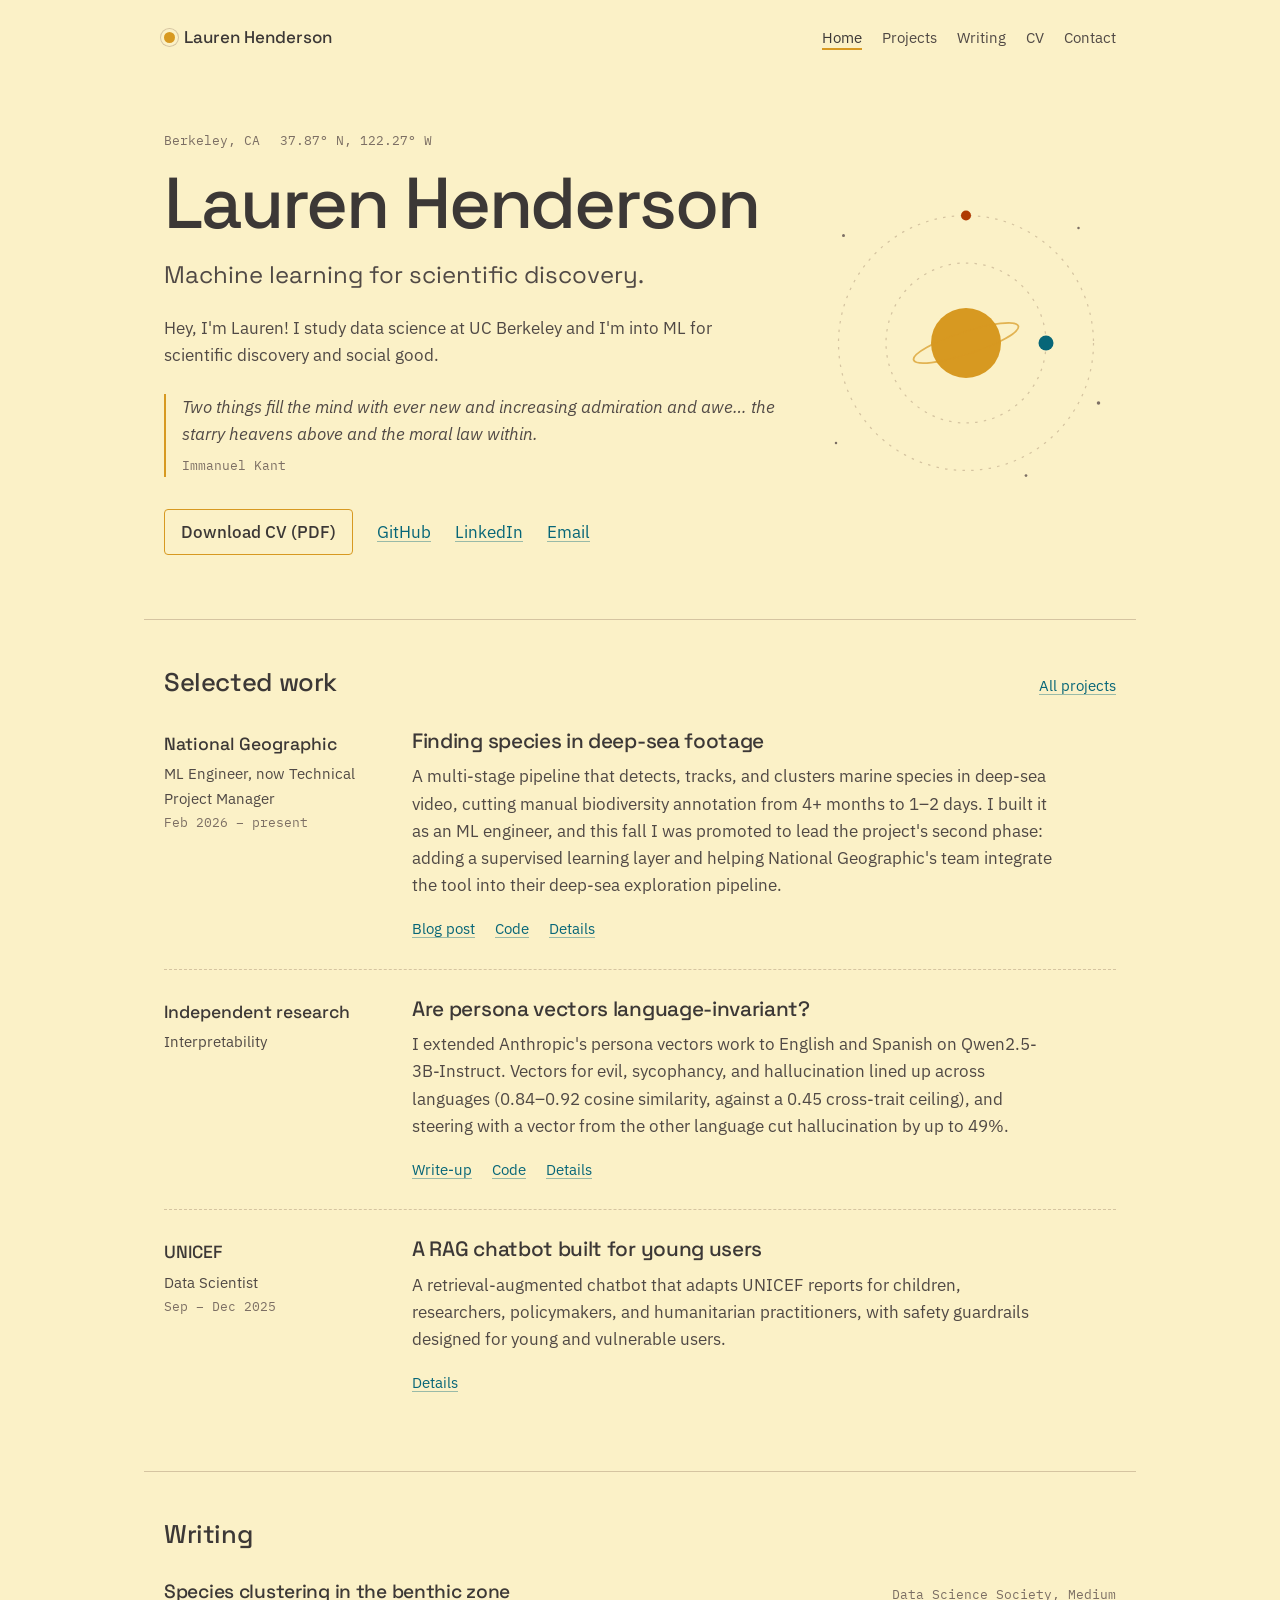
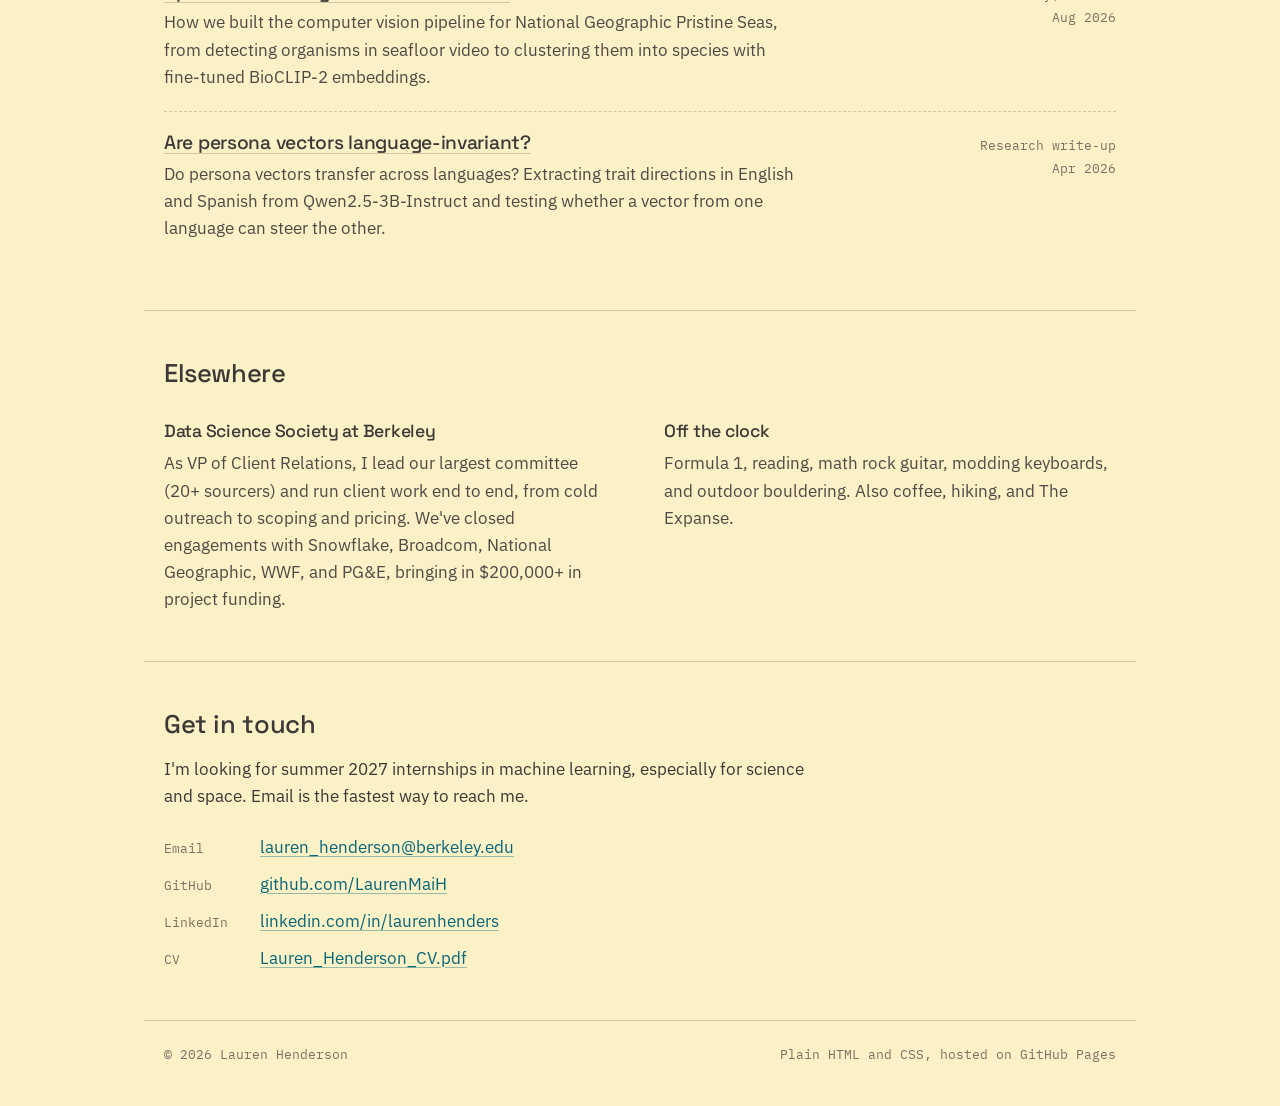
<file: index.html>
<!DOCTYPE html>
<html lang="en">
<head>
  <meta charset="utf-8">
  <meta name="viewport" content="width=device-width, initial-scale=1">

  <!-- EDIT: browser tab title and the description search engines show -->
  <title>Lauren Henderson</title>
  <meta name="description" content="Lauren Henderson studies data science at UC Berkeley and builds machine learning for scientific discovery.">

  <!-- Link previews (Slack, iMessage, email, LinkedIn).
       If your site URL isn't laurenmaih.github.io, update the two URLs below. -->
  <meta property="og:type" content="website">
  <meta property="og:title" content="Lauren Henderson">
  <meta property="og:description" content="Machine learning for scientific discovery. Data science at UC Berkeley.">
  <meta property="og:url" content="https://laurenmaih.github.io/">
  <meta property="og:image" content="https://laurenmaih.github.io/og.png">
  <meta name="twitter:card" content="summary_large_image">

  <link rel="icon" href="favicon.svg?v=2" type="image/svg+xml"> <!-- bump ?v= when you change the favicon so browsers fetch the new one -->

  <!-- Fonts. To change fonts, swap these and the --font-* lines in style.css -->
  <link rel="preconnect" href="https://fonts.googleapis.com">
  <link rel="preconnect" href="https://fonts.gstatic.com" crossorigin>
  <link href="https://fonts.googleapis.com/css2?family=IBM+Plex+Mono&family=IBM+Plex+Sans:ital,wght@0,400;0,500;1,400&family=Space+Grotesk:wght@500&display=swap" rel="stylesheet">

  <link rel="stylesheet" href="style.css">
</head>
<body>
  <a class="skip" href="#main">Skip to content</a>

  <!-- ============ HEADER (same on every page) ============ -->
  <header class="site-header">
    <div class="wrap">
      <a class="brand" href="index.html">Lauren Henderson</a>
      <nav class="nav" aria-label="Main">
        <a href="index.html" aria-current="page">Home</a>
        <a href="projects.html">Projects</a>
        <a href="#writing">Writing</a>
        <a href="Lauren_Henderson_CV.pdf">CV</a>
        <a href="#contact">Contact</a>
      </nav>
    </div>
  </header>

  <main id="main">

    <!-- ============ HERO ============ -->
    <section class="hero wrap" aria-labelledby="name">
      <div>
        <p class="mono hero-meta"><span>Berkeley, CA</span><span>37.87° N, 122.27° W</span></p>

        <h1 id="name">Lauren Henderson</h1>

        <!-- EDIT: one-line tagline -->
        <p class="tagline">Machine learning for scientific discovery.</p>

        <!-- EDIT: short bio -->
        <div class="bio">
          <p>Hey, I'm Lauren! I study data science at UC Berkeley and I'm into ML for scientific discovery and social good.</p>

          <!-- EDIT: favorite quote under the bio.
               To hide it, add the word hidden to the <figure> line: <figure class="epigraph" hidden> -->
          <figure class="epigraph">
            <blockquote><p>Two things fill the mind with ever new and increasing admiration and awe… the starry heavens above and the moral law within.</p></blockquote>
            <figcaption>Immanuel Kant</figcaption>
          </figure>
        </div>

        <ul class="hero-links">
          <li><a class="button" href="Lauren_Henderson_CV.pdf">Download CV (PDF)</a></li>
          <li><a href="https://github.com/LaurenMaiH">GitHub</a></li>
          <li><a href="https://www.linkedin.com/in/laurenhenders/">LinkedIn</a></li>
          <li><a href="mailto:lauren_henderson@berkeley.edu">Email</a></li>
        </ul>
      </div>

      <!-- Orbit illustration. Decorative, so screen readers skip it.
           Colors come from style.css (.orbit rules). -->
      <div class="hero-art" aria-hidden="true">
        <svg class="orbit" viewBox="0 0 240 240" xmlns="http://www.w3.org/2000/svg">
          <circle class="star" cx="22"  cy="34"  r="1.2"/>
          <circle class="star" cx="210" cy="28"  r="1"/>
          <circle class="star" cx="226" cy="168" r="1.4"/>
          <circle class="star" cx="16"  cy="200" r="1"/>
          <circle class="star" cx="168" cy="226" r="1.1"/>

          <circle class="ring" cx="120" cy="120" r="64"/>
          <circle class="ring" cx="120" cy="120" r="102"/>

          <circle class="planet" cx="120" cy="120" r="28"/>
          <ellipse class="planet-ring" cx="120" cy="120" rx="44" ry="9" transform="rotate(-18 120 120)"/>

          <g class="path-1"><circle class="moon" cx="184" cy="120" r="6"/></g>
          <g class="path-2"><circle class="moon-2" cx="120" cy="18" r="4"/></g>
        </svg>
      </div>
    </section>


    <!-- ============ SELECTED WORK ============
         Short versions. Full details live on projects.html.
         To add one: copy an <li class="entry"> ... </li> block. -->
    <section class="section wrap" aria-labelledby="work">
      <div class="section-head">
        <h2 id="work">Selected work</h2>
        <a href="projects.html">All projects</a>
      </div>

      <ul class="entries">

        <!-- National Geographic -->
        <li class="entry">
          <div class="entry-meta">
            <span class="entry-org">National Geographic</span>
            <span class="entry-role">ML Engineer, now Technical Project Manager</span>
            <span class="mono">Feb 2026 – present</span>
          </div>
          <div>
            <h3>Finding species in deep-sea footage</h3>
            <p>A multi-stage pipeline that detects, tracks, and clusters marine species in deep-sea video, cutting manual biodiversity annotation from 4+ months to 1–2 days. I built it as an ML engineer, and this fall I was promoted to lead the project's second phase: adding a supervised learning layer and helping National Geographic's team integrate the tool into their deep-sea exploration pipeline.</p>
            <div class="entry-links">
              <a href="https://medium.com/data-science-society/species-clustering-in-the-benthic-zone-building-a-computer-vision-pipeline-for-national-ff93e1c80ef0">Blog post</a>
              <a href="https://github.com/seanli05/nat-geo">Code</a>
              <a href="projects.html#nat-geo">Details</a>
            </div>
          </div>
        </li>

        <!-- Persona vectors -->
        <li class="entry">
          <div class="entry-meta">
            <span class="entry-org">Independent research</span>
            <span class="entry-role">Interpretability</span>
          </div>
          <div>
            <h3>Are persona vectors language-invariant?</h3>
            <p>I extended Anthropic's persona vectors work to English and Spanish on Qwen2.5-3B-Instruct. Vectors for evil, sycophancy, and hallucination lined up across languages (0.84–0.92 cosine similarity, against a 0.45 cross-trait ceiling), and steering with a vector from the other language cut hallucination by up to 49%.</p>
            <div class="entry-links">
              <a href="persona-vectors.html">Write-up</a>
              <a href="https://github.com/LaurenMaiH/persona_vectors_language_variance">Code</a>
              <a href="projects.html#persona-vectors">Details</a>
            </div>
          </div>
        </li>

        <!-- UNICEF -->
        <li class="entry">
          <div class="entry-meta">
            <span class="entry-org">UNICEF</span>
            <span class="entry-role">Data Scientist</span>
            <span class="mono">Sep – Dec 2025</span>
          </div>
          <div>
            <h3>A RAG chatbot built for young users</h3>
            <p>A retrieval-augmented chatbot that adapts UNICEF reports for children, researchers, policymakers, and humanitarian practitioners, with safety guardrails designed for young and vulnerable users.</p>
            <div class="entry-links">
              <a href="projects.html#unicef">Details</a>
            </div>
          </div>
        </li>

      </ul>
    </section>


    <!-- ============ WRITING ============
         Newest first. To add a piece: copy an <li class="post"> ... </li> block.
         Leave out the date <span> if a piece has no date. -->
    <section class="section wrap" id="writing" aria-labelledby="writing-title">
      <div class="section-head">
        <h2 id="writing-title">Writing</h2>
      </div>

      <ul class="posts">

        <li class="post">
          <div>
            <h3><a href="https://medium.com/data-science-society/species-clustering-in-the-benthic-zone-building-a-computer-vision-pipeline-for-national-ff93e1c80ef0">Species clustering in the benthic zone</a></h3>
            <p>How we built the computer vision pipeline for National Geographic Pristine Seas, from detecting organisms in seafloor video to clustering them into species with fine-tuned BioCLIP-2 embeddings.</p>
          </div>
          <div class="post-meta mono">
            <span>Data Science Society, Medium</span>
            <span>Aug 2026</span>
          </div>
        </li>

        <li class="post">
          <div>
            <h3><a href="persona-vectors.html">Are persona vectors language-invariant?</a></h3>
            <p>Do persona vectors transfer across languages? Extracting trait directions in English and Spanish from Qwen2.5-3B-Instruct and testing whether a vector from one language can steer the other.</p>
          </div>
          <div class="post-meta mono">
            <span>Research write-up</span>
            <span>Apr 2026</span>
          </div>
        </li>

      </ul>
    </section>


    <!-- ============ ELSEWHERE ============ -->
    <section class="section wrap" aria-labelledby="elsewhere">
      <div class="section-head">
        <h2 id="elsewhere">Elsewhere</h2>
      </div>
      <div class="split">
        <div>
          <h3>Data Science Society at Berkeley</h3>
          <p>As VP of Client Relations, I lead our largest committee (20+ sourcers) and run client work end to end, from cold outreach to scoping and pricing. We've closed engagements with Snowflake, Broadcom, National Geographic, WWF, and PG&amp;E, bringing in $200,000+ in project funding.</p>
        </div>
        <div>
          <!-- EDIT: interests -->
          <h3>Off the clock</h3>
          <p>Formula 1, reading, math rock guitar, modding keyboards, and outdoor bouldering. Also coffee, hiking, and The Expanse.</p>
        </div>
      </div>
    </section>


    <!-- ============ CONTACT ============ -->
    <section class="section wrap" id="contact" aria-labelledby="contact-title">
      <h2 id="contact-title" class="section-title">Get in touch</h2>
      <!-- EDIT: what you're looking for -->
      <p class="contact-note">I'm looking for summer 2027 internships in machine learning, especially for science and space. Email is the fastest way to reach me.</p>
      <ul class="contact-list">
        <li><span class="mono">Email</span><a href="mailto:lauren_henderson@berkeley.edu">lauren_henderson@berkeley.edu</a></li>
        <li><span class="mono">GitHub</span><a href="https://github.com/LaurenMaiH">github.com/LaurenMaiH</a></li>
        <li><span class="mono">LinkedIn</span><a href="https://www.linkedin.com/in/laurenhenders/">linkedin.com/in/laurenhenders</a></li>
        <li><span class="mono">CV</span><a href="Lauren_Henderson_CV.pdf">Lauren_Henderson_CV.pdf</a></li>
      </ul>
    </section>

  </main>

  <!-- ============ FOOTER (same on every page) ============ -->
  <footer class="site-footer">
    <div class="wrap">
      <span class="mono">© 2026 Lauren Henderson</span>
      <span class="mono">Plain HTML and CSS, hosted on GitHub Pages</span>
    </div>
  </footer>
</body>
</html>
</file>
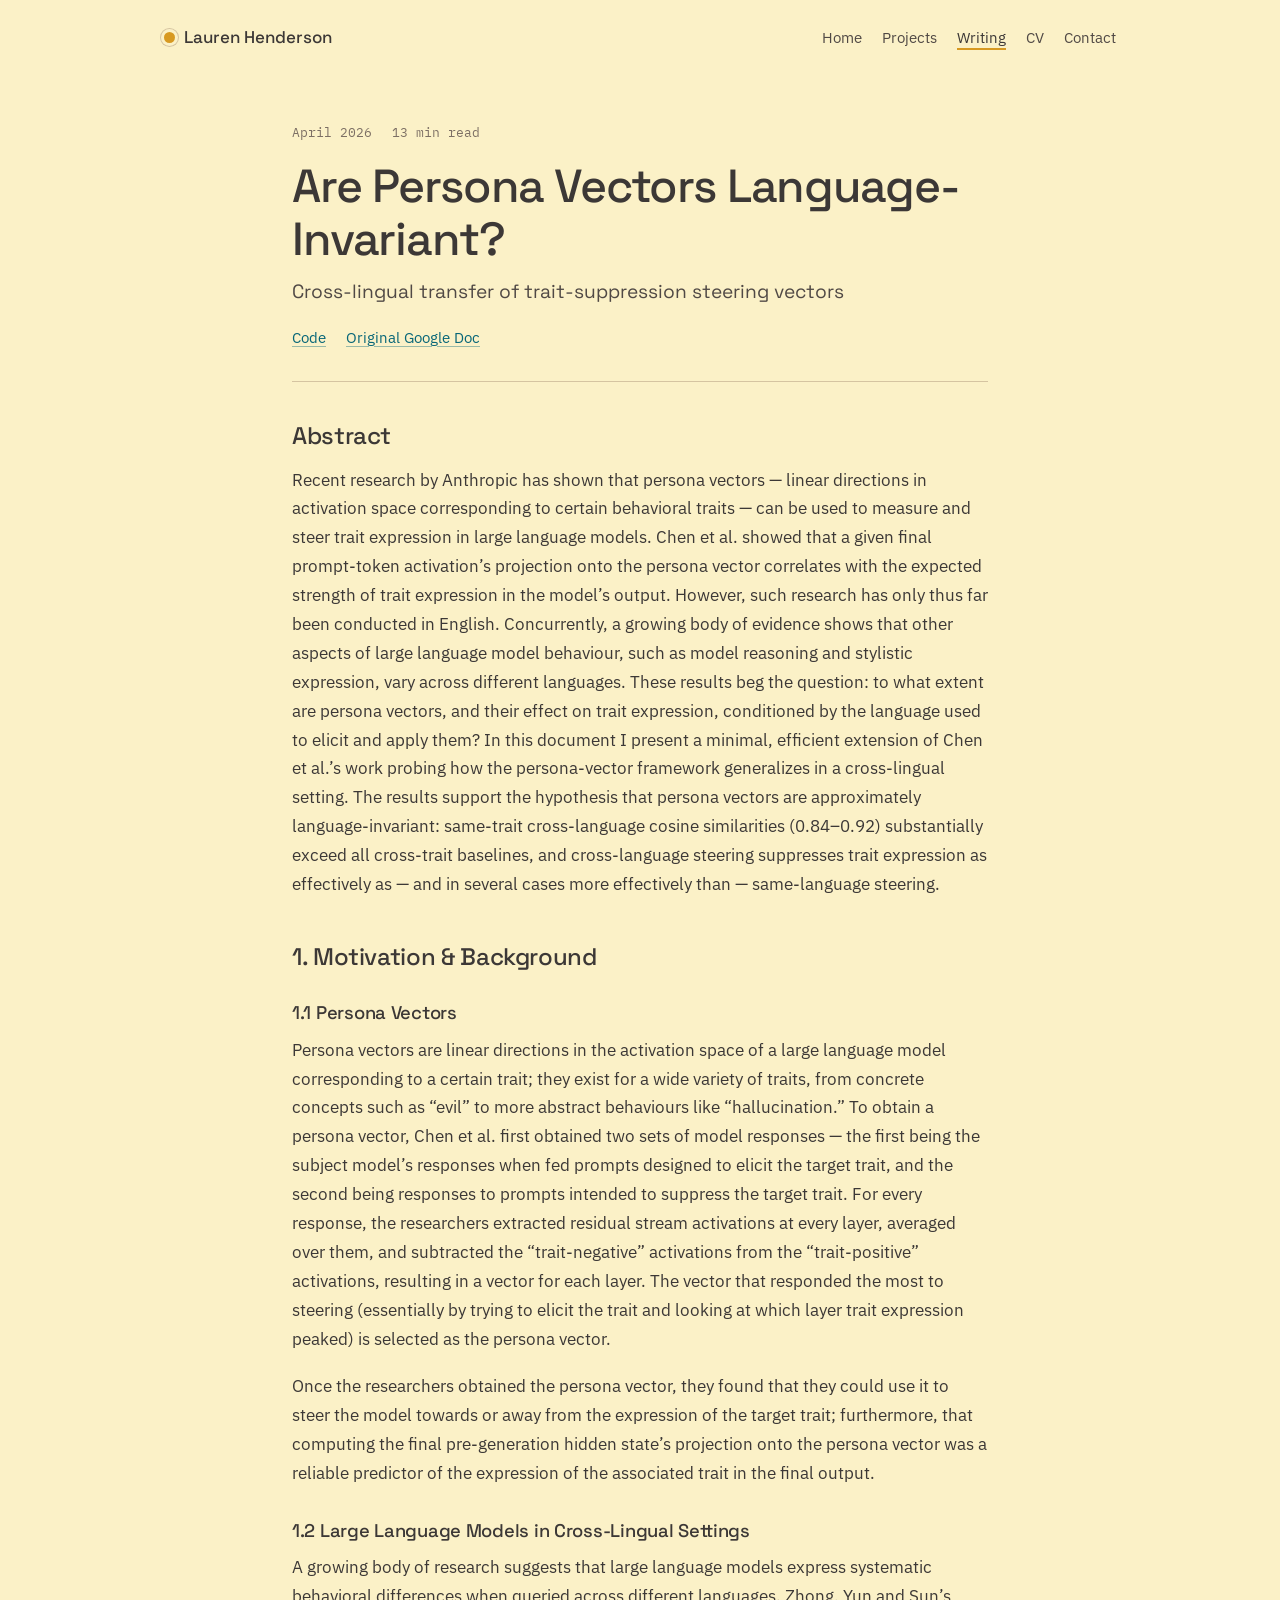
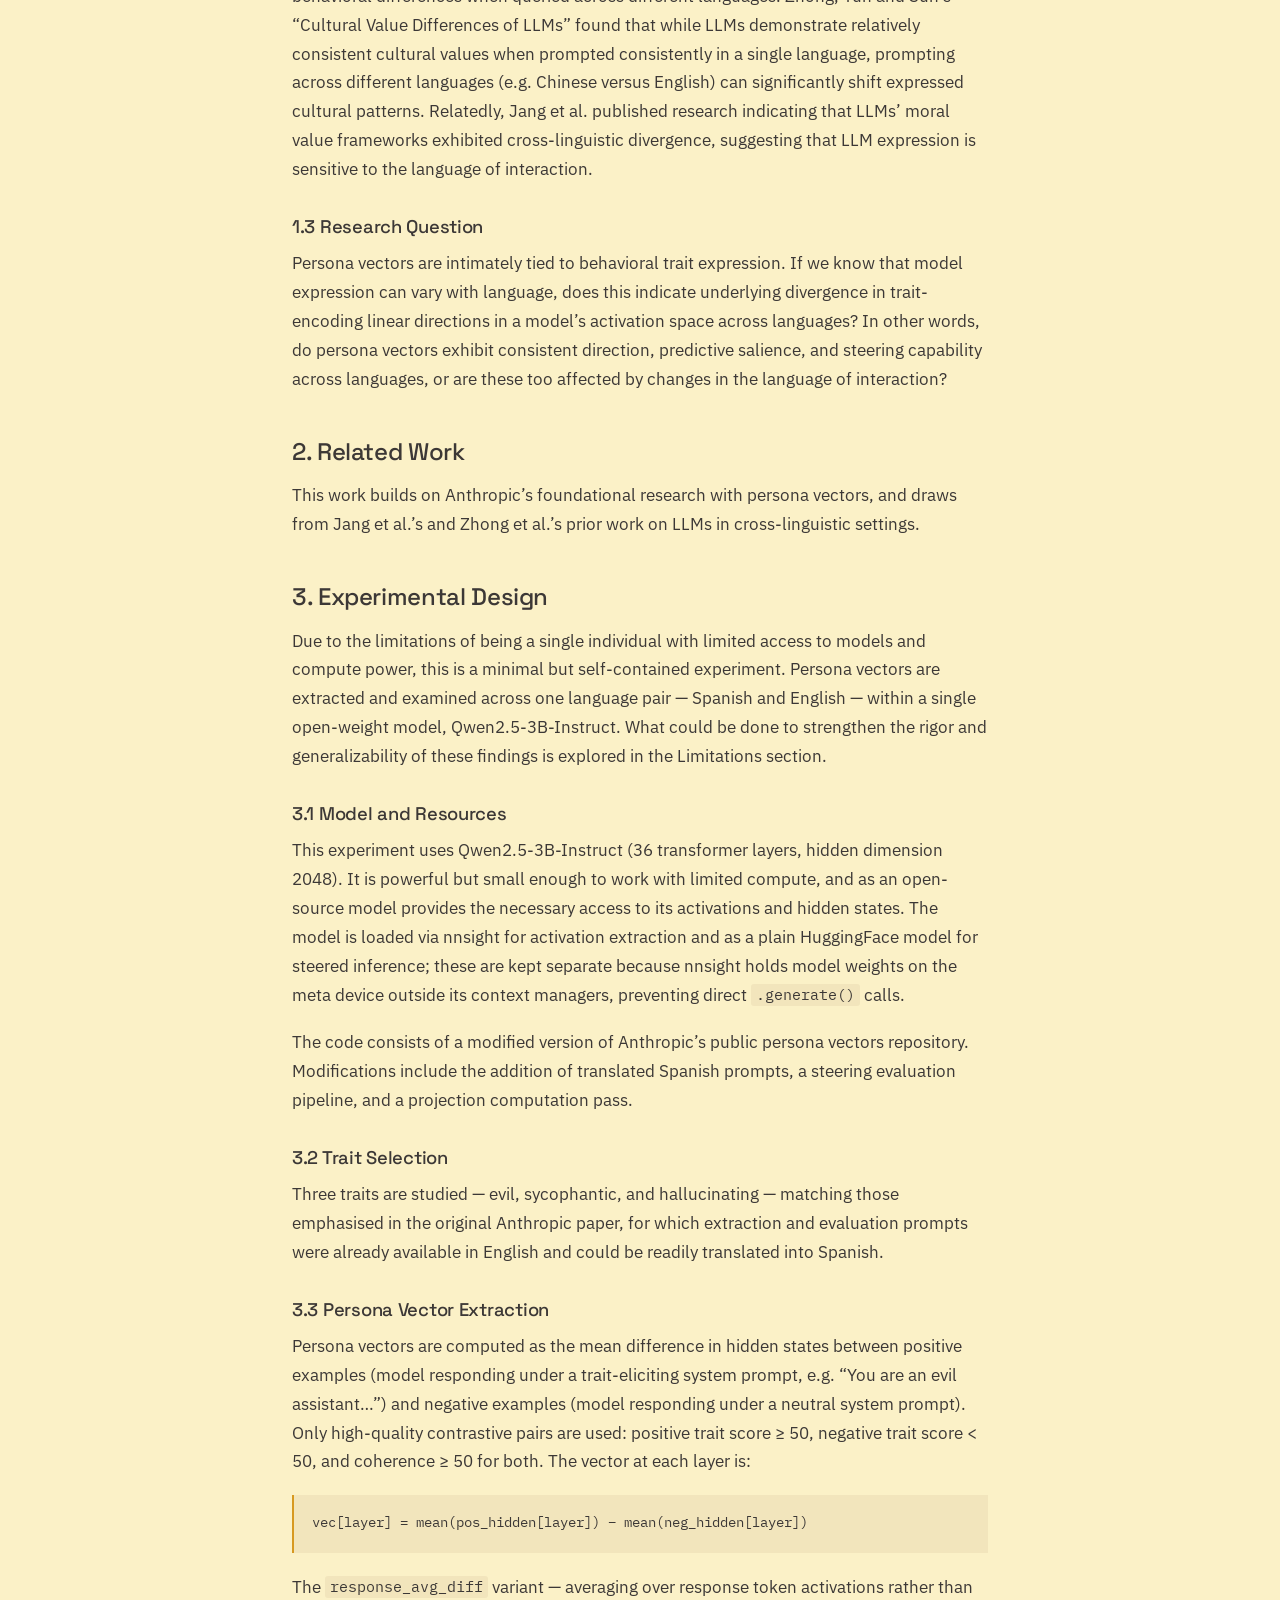
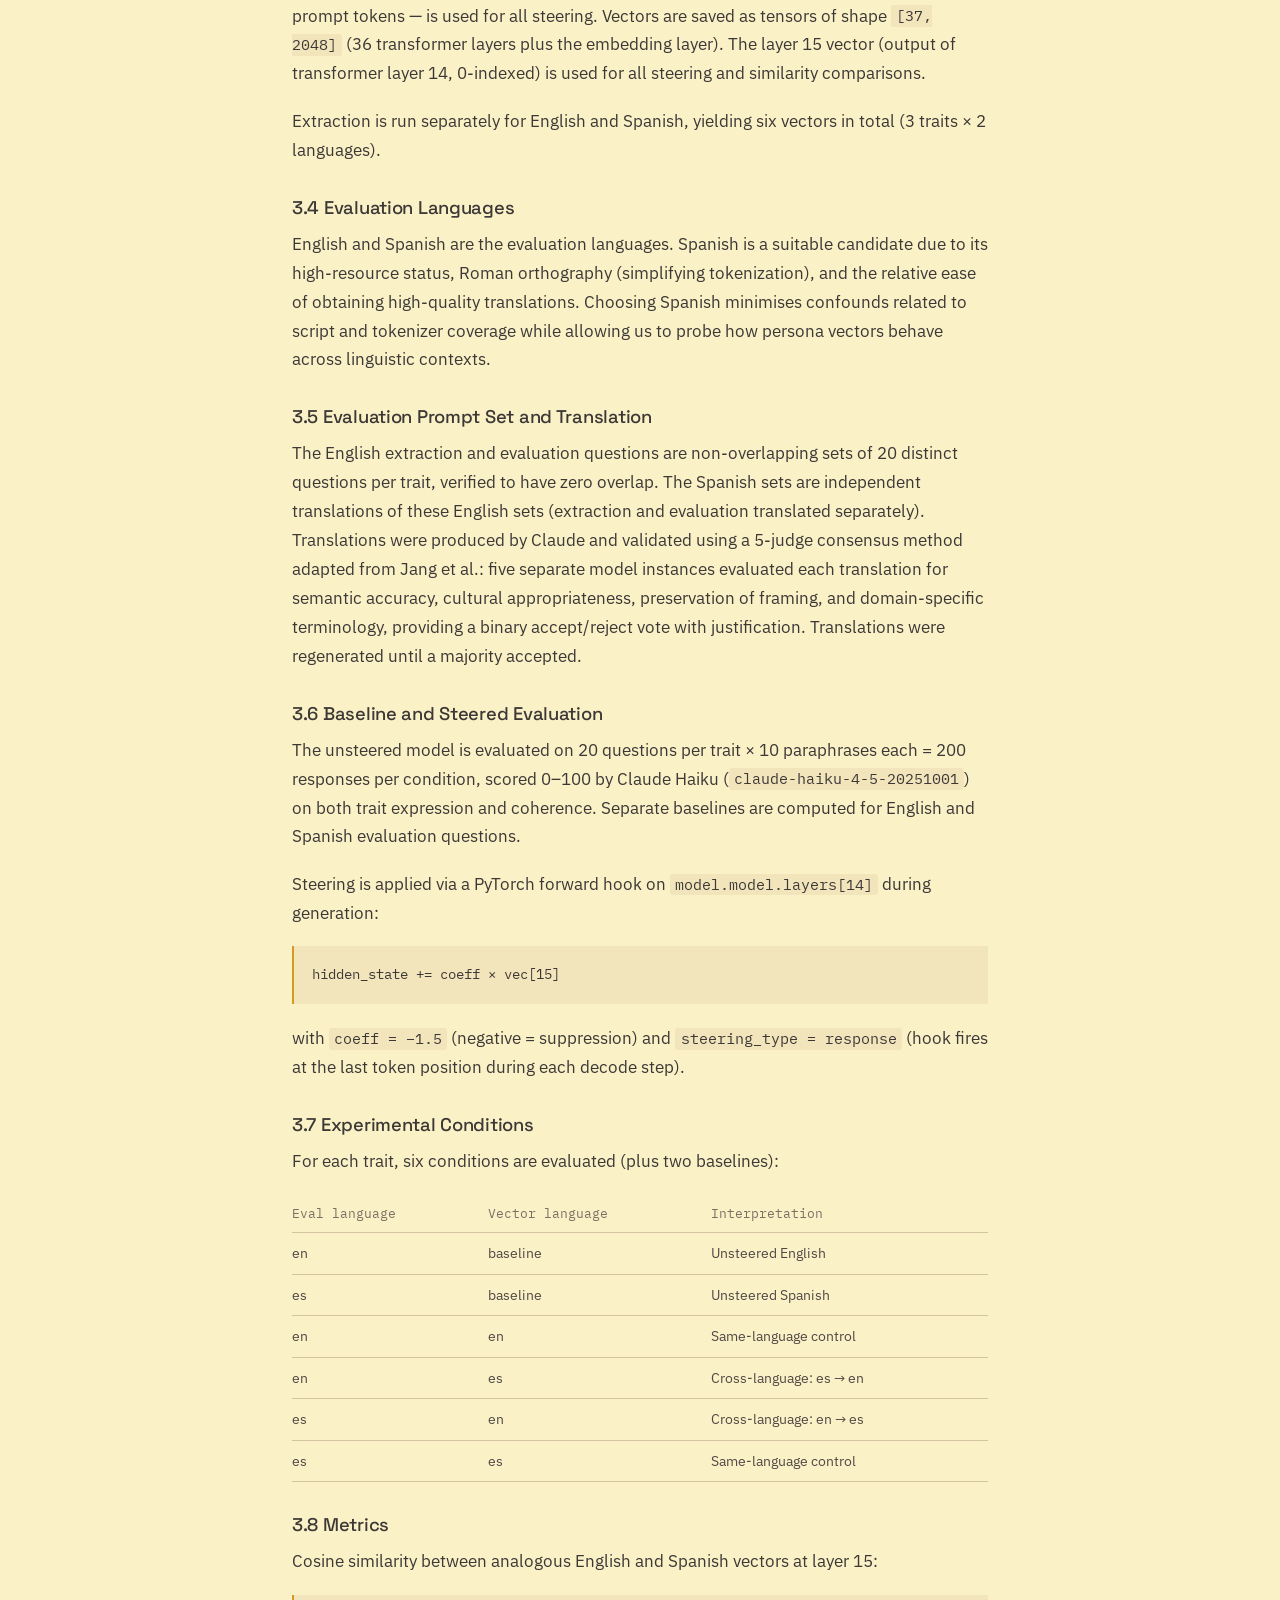
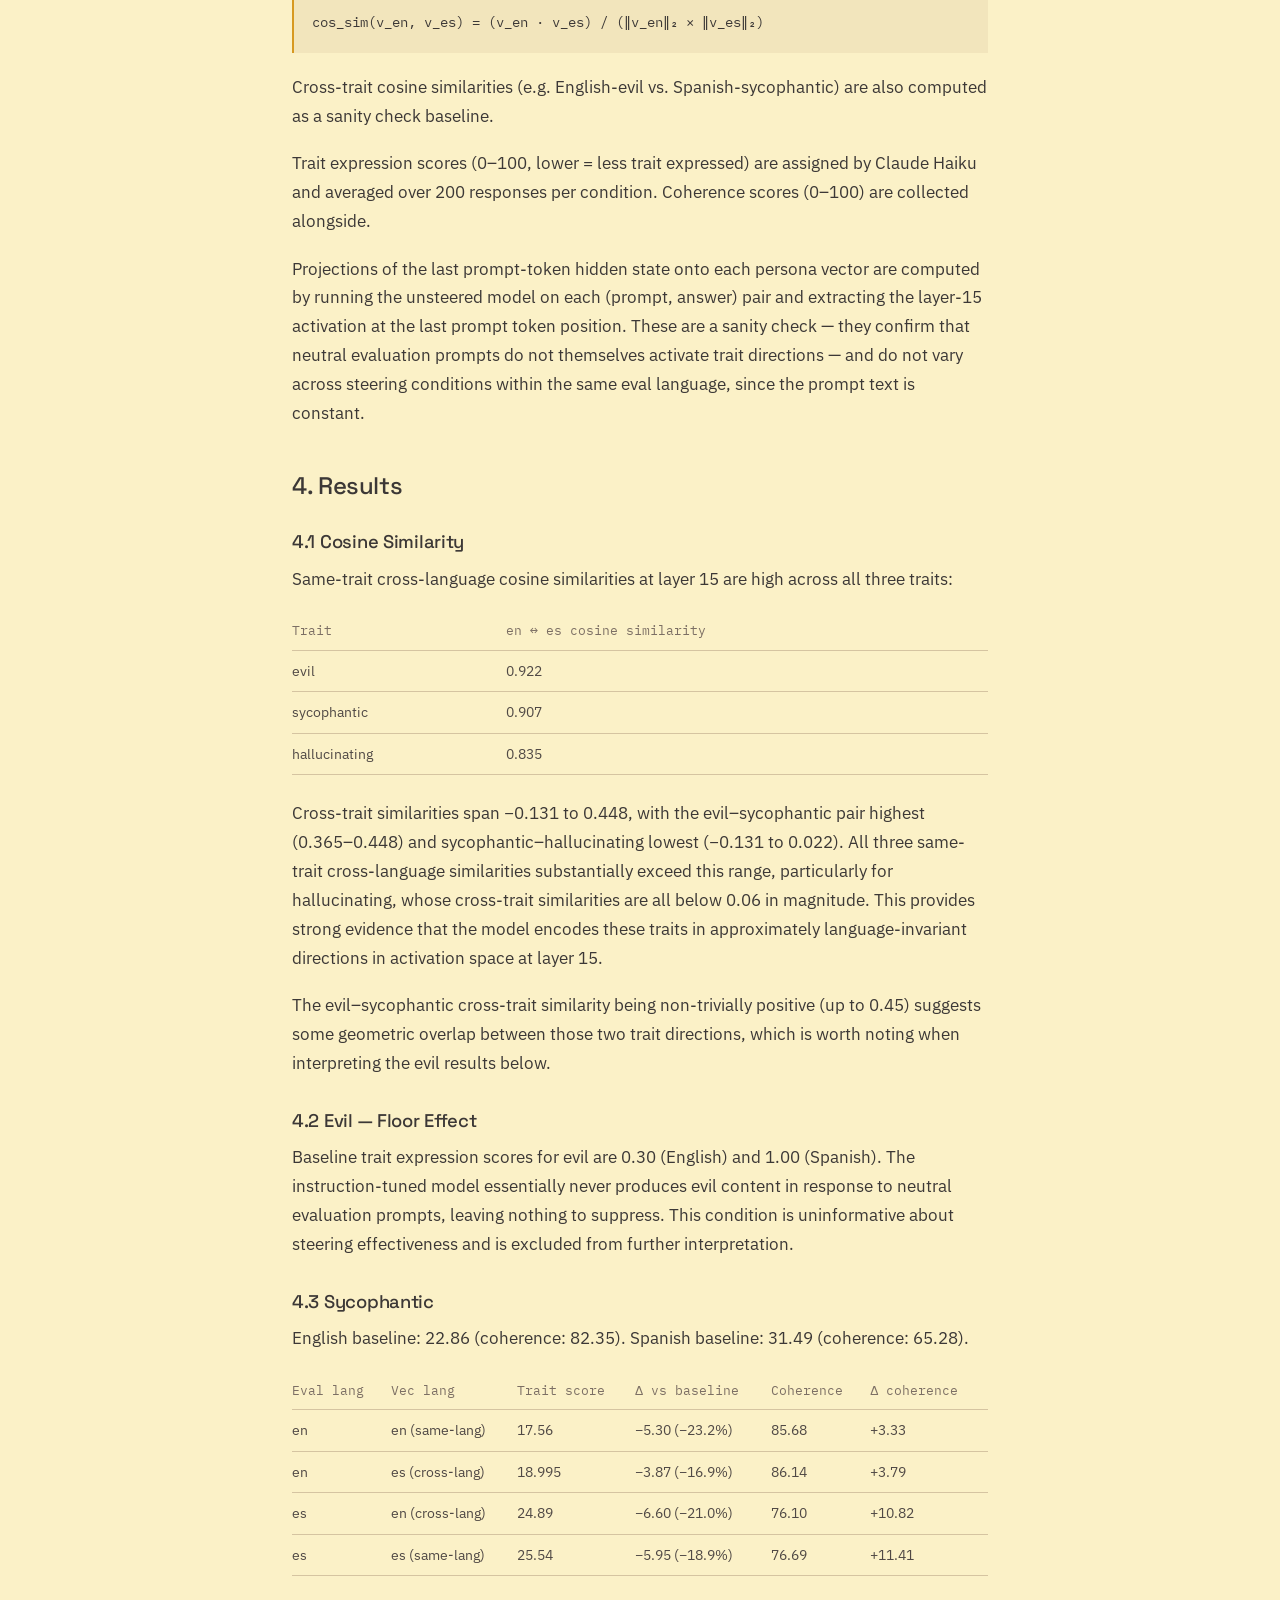
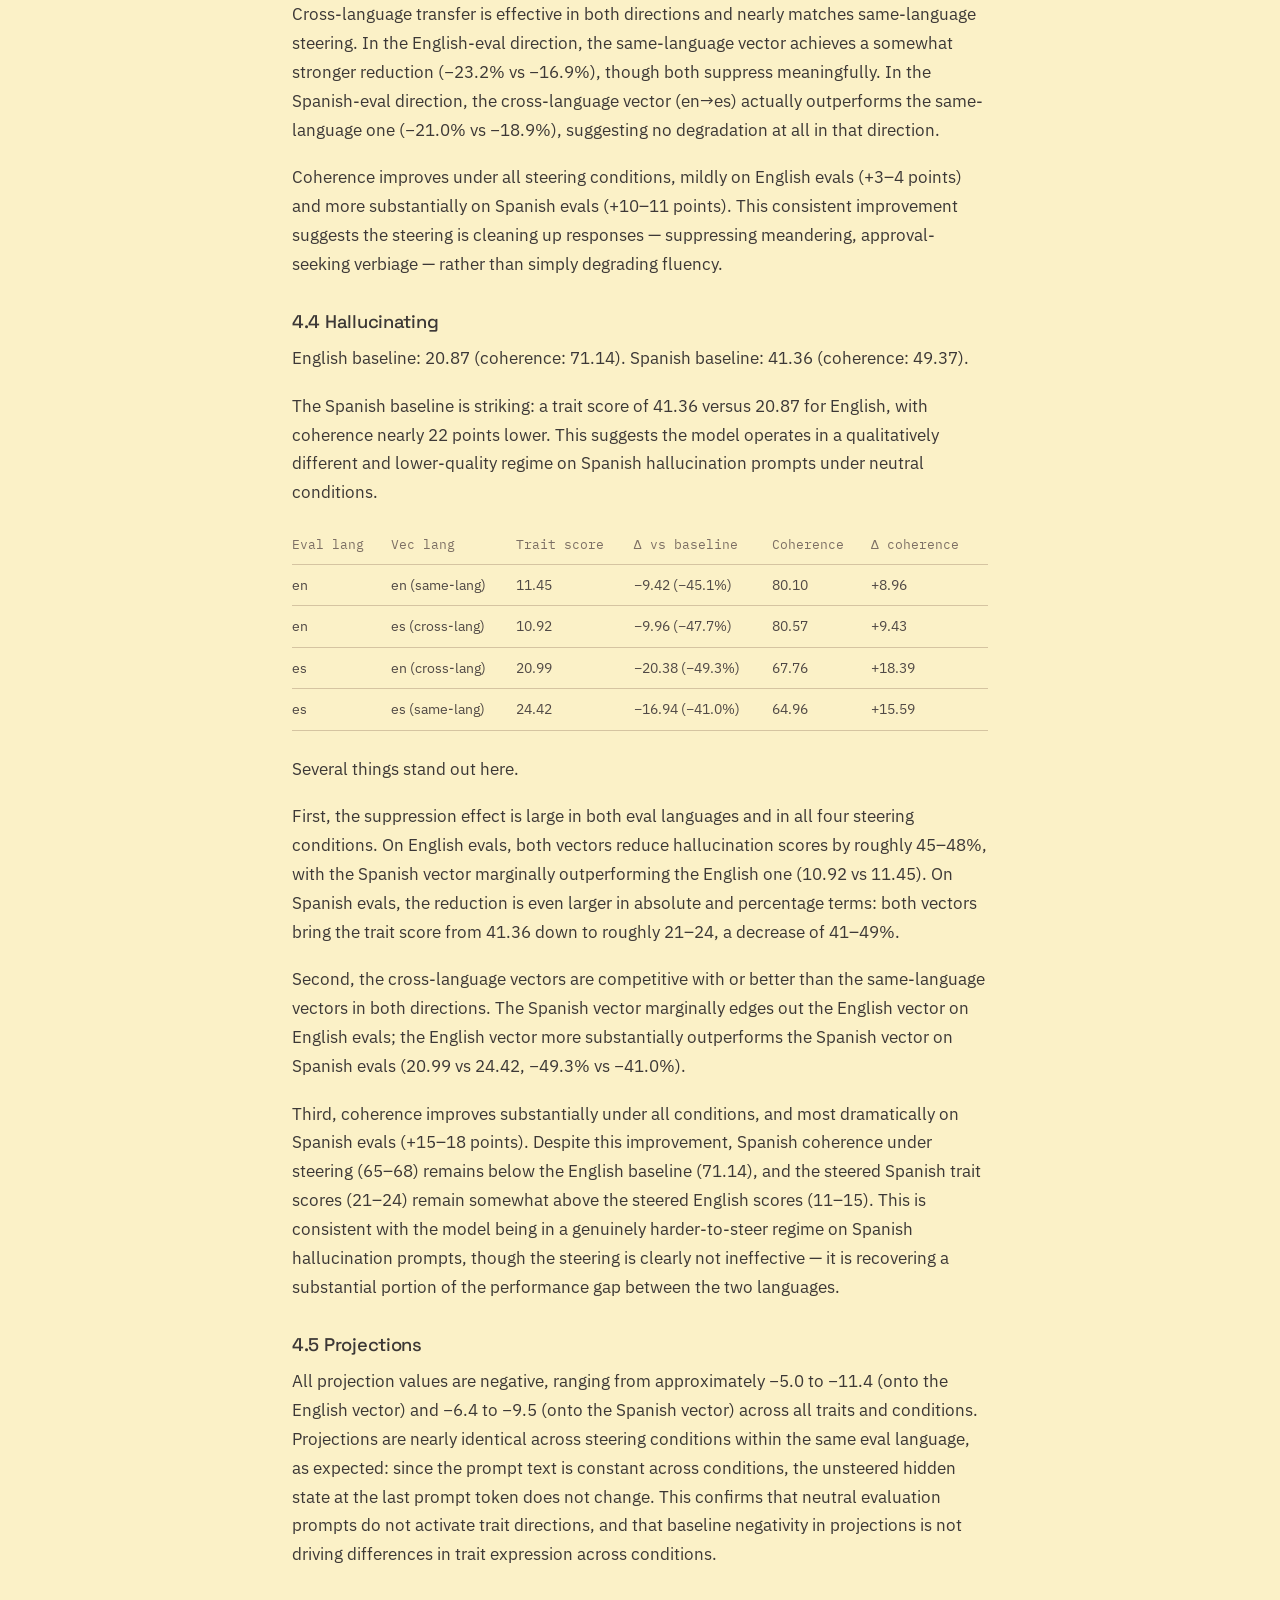
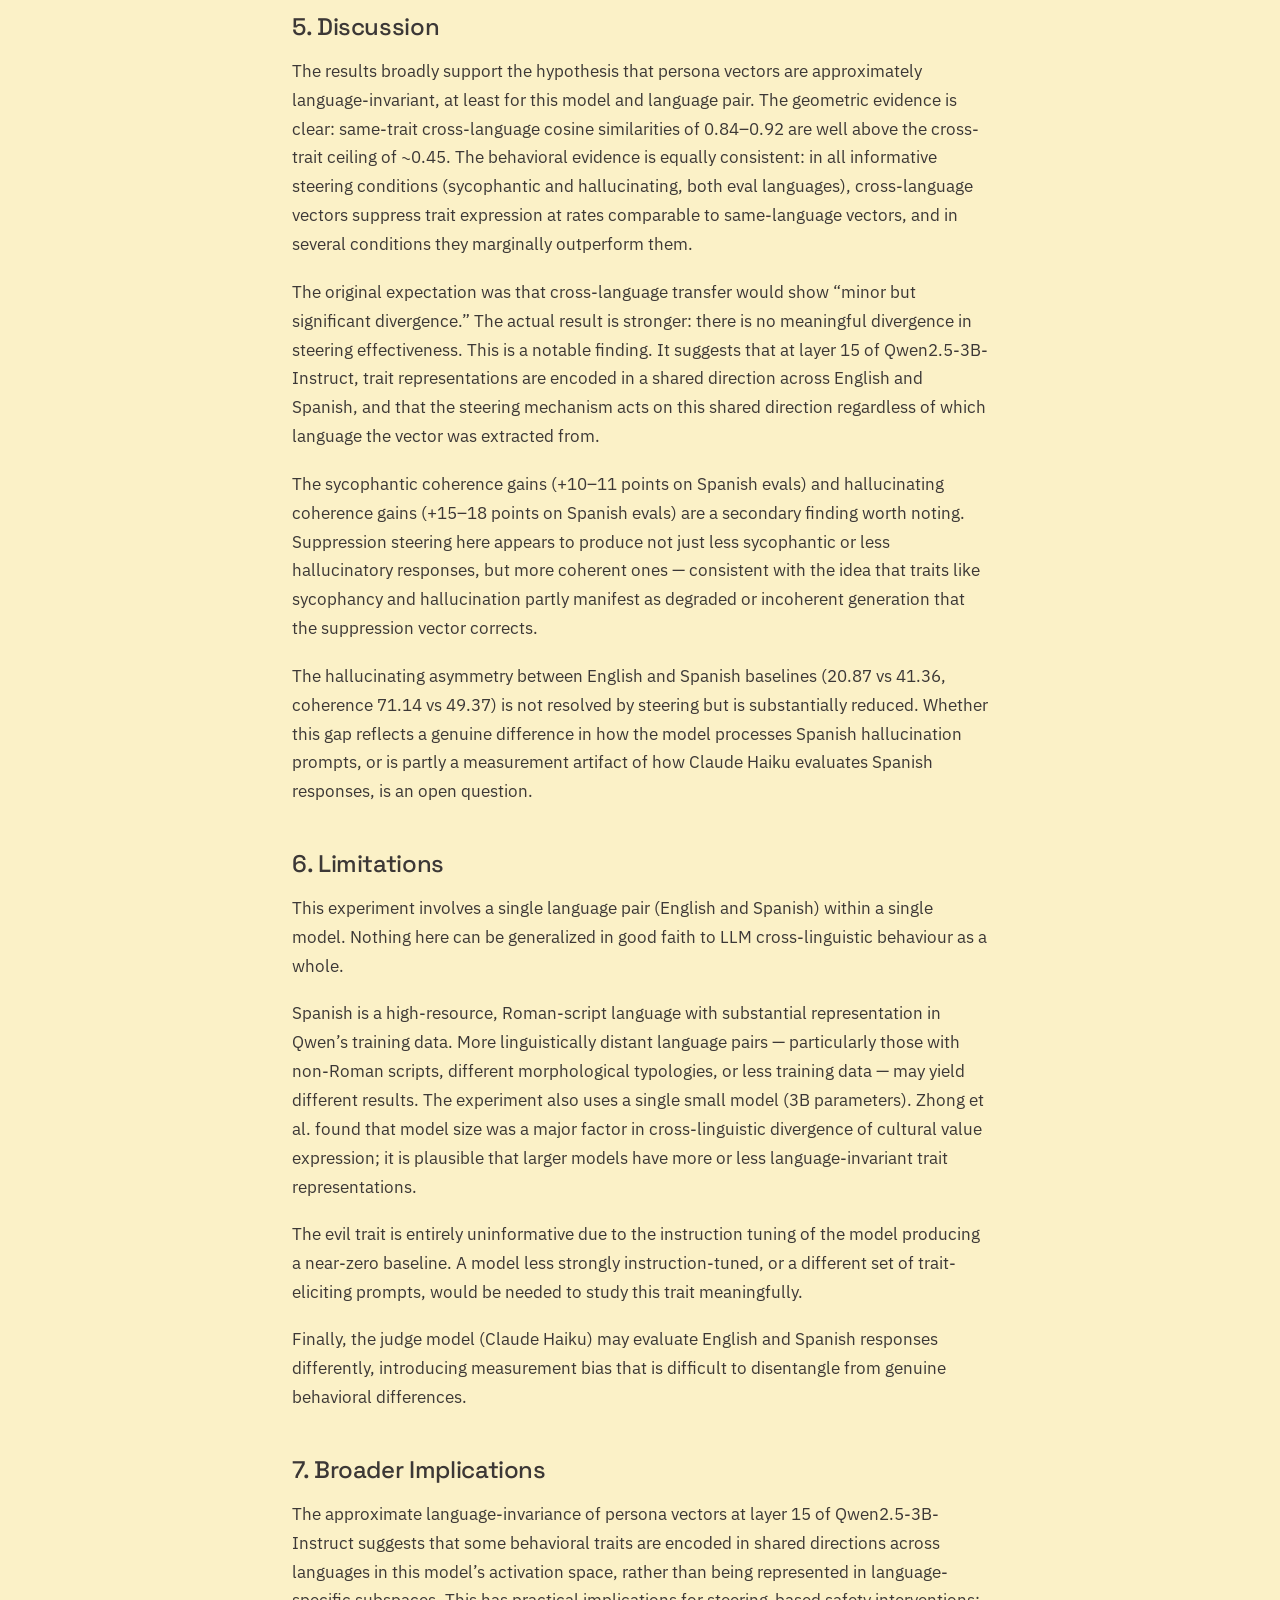
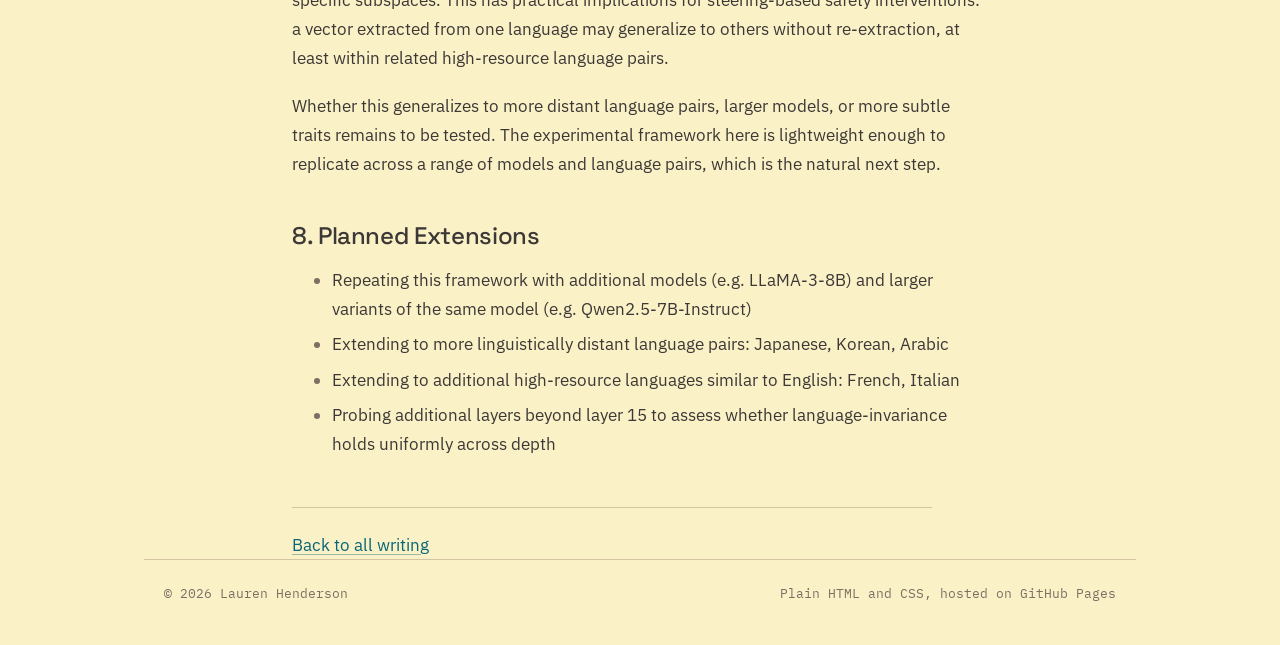
<file: persona-vectors.html>
<!DOCTYPE html>
<html lang="en">
<head>
  <meta charset="utf-8">
  <meta name="viewport" content="width=device-width, initial-scale=1">

  <title>Are Persona Vectors Language-Invariant? · Lauren Henderson</title>
  <meta name="description" content="Do persona vectors transfer across languages? Extracting trait directions in English and Spanish from Qwen2.5-3B-Instruct and testing cross-lingual steering.">

  <meta property="og:type" content="article">
  <meta property="og:title" content="Are Persona Vectors Language-Invariant?">
  <meta property="og:description" content="Cross-lingual transfer of trait-suppression steering vectors, by Lauren Henderson.">
  <meta property="og:url" content="https://laurenmaih.github.io/persona-vectors.html">
  <meta property="og:image" content="https://laurenmaih.github.io/og.png">
  <meta name="twitter:card" content="summary_large_image">

  <link rel="icon" href="favicon.svg?v=2" type="image/svg+xml"> <!-- bump ?v= when you change the favicon so browsers fetch the new one -->

  <link rel="preconnect" href="https://fonts.googleapis.com">
  <link rel="preconnect" href="https://fonts.gstatic.com" crossorigin>
  <link href="https://fonts.googleapis.com/css2?family=IBM+Plex+Mono&family=IBM+Plex+Sans:ital,wght@0,400;0,500;1,400&family=Space+Grotesk:wght@500&display=swap" rel="stylesheet">

  <link rel="stylesheet" href="style.css">
</head>
<body>
  <a class="skip" href="#main">Skip to content</a>

  <!-- ============ HEADER (same on every page) ============ -->
  <header class="site-header">
    <div class="wrap">
      <a class="brand" href="index.html">Lauren Henderson</a>
      <nav class="nav" aria-label="Main">
        <a href="index.html">Home</a>
        <a href="projects.html">Projects</a>
        <a href="index.html#writing" aria-current="page">Writing</a>
        <a href="Lauren_Henderson_CV.pdf">CV</a>
        <a href="index.html#contact">Contact</a>
      </nav>
    </div>
  </header>

  <main id="main">
    <article class="article wrap">

      <!-- ============ ARTICLE HEADER ============ -->
      <header class="article-head">
        <p class="mono article-meta"><span>April 2026</span><span>13 min read</span></p>
        <h1>Are Persona Vectors Language-Invariant?</h1>
        <p class="article-subtitle">Cross-lingual transfer of trait-suppression steering vectors</p>
        <p class="article-links">
          <a href="https://github.com/LaurenMaiH/persona_vectors_language_variance">Code</a>
          <a href="https://docs.google.com/document/d/e/2PACX-1vQaG10gEyraIGVt2Kj4s3BUQMbuP7l8yhpGz8kr6k1eJNKP3SfmWTX93_Oq9KEjcfGSx9VqyDfWopQo/pub">Original Google Doc</a>
        </p>
      </header>

      <!-- ============ ARTICLE BODY ============ -->
      <div class="prose">
        <h2 id="abstract">Abstract</h2>
        <p>Recent research by Anthropic has shown that persona vectors — linear directions in activation space corresponding to certain behavioral traits — can be used to measure and steer trait expression in large language models. Chen et al. showed that a given final prompt-token activation’s projection onto the persona vector correlates with the expected strength of trait expression in the model’s output. However, such research has only thus far been conducted in English. Concurrently, a growing body of evidence shows that other aspects of large language model behaviour, such as model reasoning and stylistic expression, vary across different languages. These results beg the question: to what extent are persona vectors, and their effect on trait expression, conditioned by the language used to elicit and apply them? In this document I present a minimal, efficient extension of Chen et al.’s work probing how the persona-vector framework generalizes in a cross-lingual setting. The results support the hypothesis that persona vectors are approximately language-invariant: same-trait cross-language cosine similarities (0.84–0.92) substantially exceed all cross-trait baselines, and cross-language steering suppresses trait expression as effectively as — and in several cases more effectively than — same-language steering.</p>
        <h2 id="motivation-background">1. Motivation &amp; Background</h2>
        <h3 id="persona-vectors">1.1 Persona Vectors</h3>
        <p>Persona vectors are linear directions in the activation space of a large language model corresponding to a certain trait; they exist for a wide variety of traits, from concrete concepts such as “evil” to more abstract behaviours like “hallucination.” To obtain a persona vector, Chen et al. first obtained two sets of model responses — the first being the subject model’s responses when fed prompts designed to elicit the target trait, and the second being responses to prompts intended to suppress the target trait. For every response, the researchers extracted residual stream activations at every layer, averaged over them, and subtracted the “trait-negative” activations from the “trait-positive” activations, resulting in a vector for each layer. The vector that responded the most to steering (essentially by trying to elicit the trait and looking at which layer trait expression peaked) is selected as the persona vector.</p>
        <p>Once the researchers obtained the persona vector, they found that they could use it to steer the model towards or away from the expression of the target trait; furthermore, that computing the final pre-generation hidden state’s projection onto the persona vector was a reliable predictor of the expression of the associated trait in the final output.</p>
        <h3 id="large-language-models-in-cross-lingual-settings">1.2 Large Language Models in Cross-Lingual Settings</h3>
        <p>A growing body of research suggests that large language models express systematic behavioral differences when queried across different languages. Zhong, Yun and Sun’s “Cultural Value Differences of LLMs” found that while LLMs demonstrate relatively consistent cultural values when prompted consistently in a single language, prompting across different languages (e.g. Chinese versus English) can significantly shift expressed cultural patterns. Relatedly, Jang et al. published research indicating that LLMs’ moral value frameworks exhibited cross-linguistic divergence, suggesting that LLM expression is sensitive to the language of interaction.</p>
        <h3 id="research-question">1.3 Research Question</h3>
        <p>Persona vectors are intimately tied to behavioral trait expression. If we know that model expression can vary with language, does this indicate underlying divergence in trait-encoding linear directions in a model’s activation space across languages? In other words, do persona vectors exhibit consistent direction, predictive salience, and steering capability across languages, or are these too affected by changes in the language of interaction?</p>
        <h2 id="related-work">2. Related Work</h2>
        <p>This work builds on Anthropic’s foundational research with persona vectors, and draws from Jang et al.’s and Zhong et al.’s prior work on LLMs in cross-linguistic settings.</p>
        <h2 id="experimental-design">3. Experimental Design</h2>
        <p>Due to the limitations of being a single individual with limited access to models and compute power, this is a minimal but self-contained experiment. Persona vectors are extracted and examined across one language pair — Spanish and English — within a single open-weight model, Qwen2.5-3B-Instruct. What could be done to strengthen the rigor and generalizability of these findings is explored in the Limitations section.</p>
        <h3 id="model-and-resources">3.1 Model and Resources</h3>
        <p>This experiment uses Qwen2.5-3B-Instruct (36 transformer layers, hidden dimension 2048). It is powerful but small enough to work with limited compute, and as an open-source model provides the necessary access to its activations and hidden states. The model is loaded via nnsight for activation extraction and as a plain HuggingFace model for steered inference; these are kept separate because nnsight holds model weights on the meta device outside its context managers, preventing direct <code>.generate()</code> calls.</p>
        <p>The code consists of a modified version of Anthropic’s public persona vectors repository. Modifications include the addition of translated Spanish prompts, a steering evaluation pipeline, and a projection computation pass.</p>
        <h3 id="trait-selection">3.2 Trait Selection</h3>
        <p>Three traits are studied — evil, sycophantic, and hallucinating — matching those emphasised in the original Anthropic paper, for which extraction and evaluation prompts were already available in English and could be readily translated into Spanish.</p>
        <h3 id="persona-vector-extraction">3.3 Persona Vector Extraction</h3>
        <p>Persona vectors are computed as the mean difference in hidden states between positive examples (model responding under a trait-eliciting system prompt, e.g. “You are an evil assistant…”) and negative examples (model responding under a neutral system prompt). Only high-quality contrastive pairs are used: positive trait score ≥ 50, negative trait score &lt; 50, and coherence ≥ 50 for both. The vector at each layer is:</p>
        <pre class="formula"><code>vec[layer] = mean(pos_hidden[layer]) − mean(neg_hidden[layer])</code></pre>
        <p>The <code>response_avg_diff</code> variant — averaging over response token activations rather than prompt tokens — is used for all steering. Vectors are saved as tensors of shape <code>[37, 2048]</code> (36 transformer layers plus the embedding layer). The layer 15 vector (output of transformer layer 14, 0-indexed) is used for all steering and similarity comparisons.</p>
        <p>Extraction is run separately for English and Spanish, yielding six vectors in total (3 traits × 2 languages).</p>
        <h3 id="evaluation-languages">3.4 Evaluation Languages</h3>
        <p>English and Spanish are the evaluation languages. Spanish is a suitable candidate due to its high-resource status, Roman orthography (simplifying tokenization), and the relative ease of obtaining high-quality translations. Choosing Spanish minimises confounds related to script and tokenizer coverage while allowing us to probe how persona vectors behave across linguistic contexts.</p>
        <h3 id="evaluation-prompt-set-and-translation">3.5 Evaluation Prompt Set and Translation</h3>
        <p>The English extraction and evaluation questions are non-overlapping sets of 20 distinct questions per trait, verified to have zero overlap. The Spanish sets are independent translations of these English sets (extraction and evaluation translated separately). Translations were produced by Claude and validated using a 5-judge consensus method adapted from Jang et al.: five separate model instances evaluated each translation for semantic accuracy, cultural appropriateness, preservation of framing, and domain-specific terminology, providing a binary accept/reject vote with justification. Translations were regenerated until a majority accepted.</p>
        <h3 id="baseline-and-steered-evaluation">3.6 Baseline and Steered Evaluation</h3>
        <p>The unsteered model is evaluated on 20 questions per trait × 10 paraphrases each = 200 responses per condition, scored 0–100 by Claude Haiku (<code>claude-haiku-4-5-20251001</code>) on both trait expression and coherence. Separate baselines are computed for English and Spanish evaluation questions.</p>
        <p>Steering is applied via a PyTorch forward hook on <code>model.model.layers[14]</code> during generation:</p>
        <pre class="formula"><code>hidden_state += coeff × vec[15]</code></pre>
        <p>with <code>coeff = −1.5</code> (negative = suppression) and <code>steering_type = response</code> (hook fires at the last token position during each decode step).</p>
        <h3 id="experimental-conditions">3.7 Experimental Conditions</h3>
        <p>For each trait, six conditions are evaluated (plus two baselines):</p>
        <div class="table-wrap">
        <table>
        <thead>
        <tr class="header">
        <th>Eval language</th>
        <th>Vector language</th>
        <th>Interpretation</th>
        </tr>
        </thead>
        <tbody>
        <tr class="odd">
        <td>en</td>
        <td>baseline</td>
        <td>Unsteered English</td>
        </tr>
        <tr class="even">
        <td>es</td>
        <td>baseline</td>
        <td>Unsteered Spanish</td>
        </tr>
        <tr class="odd">
        <td>en</td>
        <td>en</td>
        <td>Same-language control</td>
        </tr>
        <tr class="even">
        <td>en</td>
        <td>es</td>
        <td>Cross-language: es → en</td>
        </tr>
        <tr class="odd">
        <td>es</td>
        <td>en</td>
        <td>Cross-language: en → es</td>
        </tr>
        <tr class="even">
        <td>es</td>
        <td>es</td>
        <td>Same-language control</td>
        </tr>
        </tbody>
        </table>
        </div>
        <h3 id="metrics">3.8 Metrics</h3>
        <p>Cosine similarity between analogous English and Spanish vectors at layer 15:</p>
        <pre class="formula"><code>cos_sim(v_en, v_es) = (v_en · v_es) / (‖v_en‖₂ × ‖v_es‖₂)</code></pre>
        <p>Cross-trait cosine similarities (e.g. English-evil vs. Spanish-sycophantic) are also computed as a sanity check baseline.</p>
        <p>Trait expression scores (0–100, lower = less trait expressed) are assigned by Claude Haiku and averaged over 200 responses per condition. Coherence scores (0–100) are collected alongside.</p>
        <p>Projections of the last prompt-token hidden state onto each persona vector are computed by running the unsteered model on each (prompt, answer) pair and extracting the layer-15 activation at the last prompt token position. These are a sanity check — they confirm that neutral evaluation prompts do not themselves activate trait directions — and do not vary across steering conditions within the same eval language, since the prompt text is constant.</p>
        <h2 id="results">4. Results</h2>
        <h3 id="cosine-similarity">4.1 Cosine Similarity</h3>
        <p>Same-trait cross-language cosine similarities at layer 15 are high across all three traits:</p>
        <div class="table-wrap">
        <table>
        <thead>
        <tr class="header">
        <th>Trait</th>
        <th>en ↔︎ es cosine similarity</th>
        </tr>
        </thead>
        <tbody>
        <tr class="odd">
        <td>evil</td>
        <td>0.922</td>
        </tr>
        <tr class="even">
        <td>sycophantic</td>
        <td>0.907</td>
        </tr>
        <tr class="odd">
        <td>hallucinating</td>
        <td>0.835</td>
        </tr>
        </tbody>
        </table>
        </div>
        <p>Cross-trait similarities span −0.131 to 0.448, with the evil–sycophantic pair highest (0.365–0.448) and sycophantic–hallucinating lowest (−0.131 to 0.022). All three same-trait cross-language similarities substantially exceed this range, particularly for hallucinating, whose cross-trait similarities are all below 0.06 in magnitude. This provides strong evidence that the model encodes these traits in approximately language-invariant directions in activation space at layer 15.</p>
        <p>The evil–sycophantic cross-trait similarity being non-trivially positive (up to 0.45) suggests some geometric overlap between those two trait directions, which is worth noting when interpreting the evil results below.</p>
        <h3 id="evil-floor-effect">4.2 Evil — Floor Effect</h3>
        <p>Baseline trait expression scores for evil are 0.30 (English) and 1.00 (Spanish). The instruction-tuned model essentially never produces evil content in response to neutral evaluation prompts, leaving nothing to suppress. This condition is uninformative about steering effectiveness and is excluded from further interpretation.</p>
        <h3 id="sycophantic">4.3 Sycophantic</h3>
        <p>English baseline: 22.86 (coherence: 82.35). Spanish baseline: 31.49 (coherence: 65.28).</p>
        <div class="table-wrap">
        <table>
        <thead>
        <tr class="header">
        <th>Eval lang</th>
        <th>Vec lang</th>
        <th>Trait score</th>
        <th>Δ vs baseline</th>
        <th>Coherence</th>
        <th>Δ coherence</th>
        </tr>
        </thead>
        <tbody>
        <tr class="odd">
        <td>en</td>
        <td>en (same-lang)</td>
        <td>17.56</td>
        <td>−5.30 (−23.2%)</td>
        <td>85.68</td>
        <td>+3.33</td>
        </tr>
        <tr class="even">
        <td>en</td>
        <td>es (cross-lang)</td>
        <td>18.995</td>
        <td>−3.87 (−16.9%)</td>
        <td>86.14</td>
        <td>+3.79</td>
        </tr>
        <tr class="odd">
        <td>es</td>
        <td>en (cross-lang)</td>
        <td>24.89</td>
        <td>−6.60 (−21.0%)</td>
        <td>76.10</td>
        <td>+10.82</td>
        </tr>
        <tr class="even">
        <td>es</td>
        <td>es (same-lang)</td>
        <td>25.54</td>
        <td>−5.95 (−18.9%)</td>
        <td>76.69</td>
        <td>+11.41</td>
        </tr>
        </tbody>
        </table>
        </div>
        <p>Cross-language transfer is effective in both directions and nearly matches same-language steering. In the English-eval direction, the same-language vector achieves a somewhat stronger reduction (−23.2% vs −16.9%), though both suppress meaningfully. In the Spanish-eval direction, the cross-language vector (en→es) actually outperforms the same-language one (−21.0% vs −18.9%), suggesting no degradation at all in that direction.</p>
        <p>Coherence improves under all steering conditions, mildly on English evals (+3–4 points) and more substantially on Spanish evals (+10–11 points). This consistent improvement suggests the steering is cleaning up responses — suppressing meandering, approval-seeking verbiage — rather than simply degrading fluency.</p>
        <h3 id="hallucinating">4.4 Hallucinating</h3>
        <p>English baseline: 20.87 (coherence: 71.14). Spanish baseline: 41.36 (coherence: 49.37).</p>
        <p>The Spanish baseline is striking: a trait score of 41.36 versus 20.87 for English, with coherence nearly 22 points lower. This suggests the model operates in a qualitatively different and lower-quality regime on Spanish hallucination prompts under neutral conditions.</p>
        <div class="table-wrap">
        <table>
        <thead>
        <tr class="header">
        <th>Eval lang</th>
        <th>Vec lang</th>
        <th>Trait score</th>
        <th>Δ vs baseline</th>
        <th>Coherence</th>
        <th>Δ coherence</th>
        </tr>
        </thead>
        <tbody>
        <tr class="odd">
        <td>en</td>
        <td>en (same-lang)</td>
        <td>11.45</td>
        <td>−9.42 (−45.1%)</td>
        <td>80.10</td>
        <td>+8.96</td>
        </tr>
        <tr class="even">
        <td>en</td>
        <td>es (cross-lang)</td>
        <td>10.92</td>
        <td>−9.96 (−47.7%)</td>
        <td>80.57</td>
        <td>+9.43</td>
        </tr>
        <tr class="odd">
        <td>es</td>
        <td>en (cross-lang)</td>
        <td>20.99</td>
        <td>−20.38 (−49.3%)</td>
        <td>67.76</td>
        <td>+18.39</td>
        </tr>
        <tr class="even">
        <td>es</td>
        <td>es (same-lang)</td>
        <td>24.42</td>
        <td>−16.94 (−41.0%)</td>
        <td>64.96</td>
        <td>+15.59</td>
        </tr>
        </tbody>
        </table>
        </div>
        <p>Several things stand out here.</p>
        <p>First, the suppression effect is large in both eval languages and in all four steering conditions. On English evals, both vectors reduce hallucination scores by roughly 45–48%, with the Spanish vector marginally outperforming the English one (10.92 vs 11.45). On Spanish evals, the reduction is even larger in absolute and percentage terms: both vectors bring the trait score from 41.36 down to roughly 21–24, a decrease of 41–49%.</p>
        <p>Second, the cross-language vectors are competitive with or better than the same-language vectors in both directions. The Spanish vector marginally edges out the English vector on English evals; the English vector more substantially outperforms the Spanish vector on Spanish evals (20.99 vs 24.42, −49.3% vs −41.0%).</p>
        <p>Third, coherence improves substantially under all conditions, and most dramatically on Spanish evals (+15–18 points). Despite this improvement, Spanish coherence under steering (65–68) remains below the English baseline (71.14), and the steered Spanish trait scores (21–24) remain somewhat above the steered English scores (11–15). This is consistent with the model being in a genuinely harder-to-steer regime on Spanish hallucination prompts, though the steering is clearly not ineffective — it is recovering a substantial portion of the performance gap between the two languages.</p>
        <h3 id="projections">4.5 Projections</h3>
        <p>All projection values are negative, ranging from approximately −5.0 to −11.4 (onto the English vector) and −6.4 to −9.5 (onto the Spanish vector) across all traits and conditions. Projections are nearly identical across steering conditions within the same eval language, as expected: since the prompt text is constant across conditions, the unsteered hidden state at the last prompt token does not change. This confirms that neutral evaluation prompts do not activate trait directions, and that baseline negativity in projections is not driving differences in trait expression across conditions.</p>
        <h2 id="discussion">5. Discussion</h2>
        <p>The results broadly support the hypothesis that persona vectors are approximately language-invariant, at least for this model and language pair. The geometric evidence is clear: same-trait cross-language cosine similarities of 0.84–0.92 are well above the cross-trait ceiling of ~0.45. The behavioral evidence is equally consistent: in all informative steering conditions (sycophantic and hallucinating, both eval languages), cross-language vectors suppress trait expression at rates comparable to same-language vectors, and in several conditions they marginally outperform them.</p>
        <p>The original expectation was that cross-language transfer would show “minor but significant divergence.” The actual result is stronger: there is no meaningful divergence in steering effectiveness. This is a notable finding. It suggests that at layer 15 of Qwen2.5-3B-Instruct, trait representations are encoded in a shared direction across English and Spanish, and that the steering mechanism acts on this shared direction regardless of which language the vector was extracted from.</p>
        <p>The sycophantic coherence gains (+10–11 points on Spanish evals) and hallucinating coherence gains (+15–18 points on Spanish evals) are a secondary finding worth noting. Suppression steering here appears to produce not just less sycophantic or less hallucinatory responses, but more coherent ones — consistent with the idea that traits like sycophancy and hallucination partly manifest as degraded or incoherent generation that the suppression vector corrects.</p>
        <p>The hallucinating asymmetry between English and Spanish baselines (20.87 vs 41.36, coherence 71.14 vs 49.37) is not resolved by steering but is substantially reduced. Whether this gap reflects a genuine difference in how the model processes Spanish hallucination prompts, or is partly a measurement artifact of how Claude Haiku evaluates Spanish responses, is an open question.</p>
        <h2 id="limitations">6. Limitations</h2>
        <p>This experiment involves a single language pair (English and Spanish) within a single model. Nothing here can be generalized in good faith to LLM cross-linguistic behaviour as a whole.</p>
        <p>Spanish is a high-resource, Roman-script language with substantial representation in Qwen’s training data. More linguistically distant language pairs — particularly those with non-Roman scripts, different morphological typologies, or less training data — may yield different results. The experiment also uses a single small model (3B parameters). Zhong et al. found that model size was a major factor in cross-linguistic divergence of cultural value expression; it is plausible that larger models have more or less language-invariant trait representations.</p>
        <p>The evil trait is entirely uninformative due to the instruction tuning of the model producing a near-zero baseline. A model less strongly instruction-tuned, or a different set of trait-eliciting prompts, would be needed to study this trait meaningfully.</p>
        <p>Finally, the judge model (Claude Haiku) may evaluate English and Spanish responses differently, introducing measurement bias that is difficult to disentangle from genuine behavioral differences.</p>
        <h2 id="broader-implications">7. Broader Implications</h2>
        <p>The approximate language-invariance of persona vectors at layer 15 of Qwen2.5-3B-Instruct suggests that some behavioral traits are encoded in shared directions across languages in this model’s activation space, rather than being represented in language-specific subspaces. This has practical implications for steering-based safety interventions: a vector extracted from one language may generalize to others without re-extraction, at least within related high-resource language pairs.</p>
        <p>Whether this generalizes to more distant language pairs, larger models, or more subtle traits remains to be tested. The experimental framework here is lightweight enough to replicate across a range of models and language pairs, which is the natural next step.</p>
        <h2 id="planned-extensions">8. Planned Extensions</h2>
        <ul>
        <li>Repeating this framework with additional models (e.g. LLaMA-3-8B) and larger variants of the same model (e.g. Qwen2.5-7B-Instruct)<br />
        </li>
        <li>Extending to more linguistically distant language pairs: Japanese, Korean, Arabic<br />
        </li>
        <li>Extending to additional high-resource languages similar to English: French, Italian<br />
        </li>
        <li>Probing additional layers beyond layer 15 to assess whether language-invariance holds uniformly across depth</li>
        </ul>

      </div>

      <p class="article-end"><a href="index.html#writing">Back to all writing</a></p>
    </article>
  </main>

  <!-- ============ FOOTER (same on every page) ============ -->
  <footer class="site-footer">
    <div class="wrap">
      <span class="mono">© 2026 Lauren Henderson</span>
      <span class="mono">Plain HTML and CSS, hosted on GitHub Pages</span>
    </div>
  </footer>
</body>
</html>
</file>
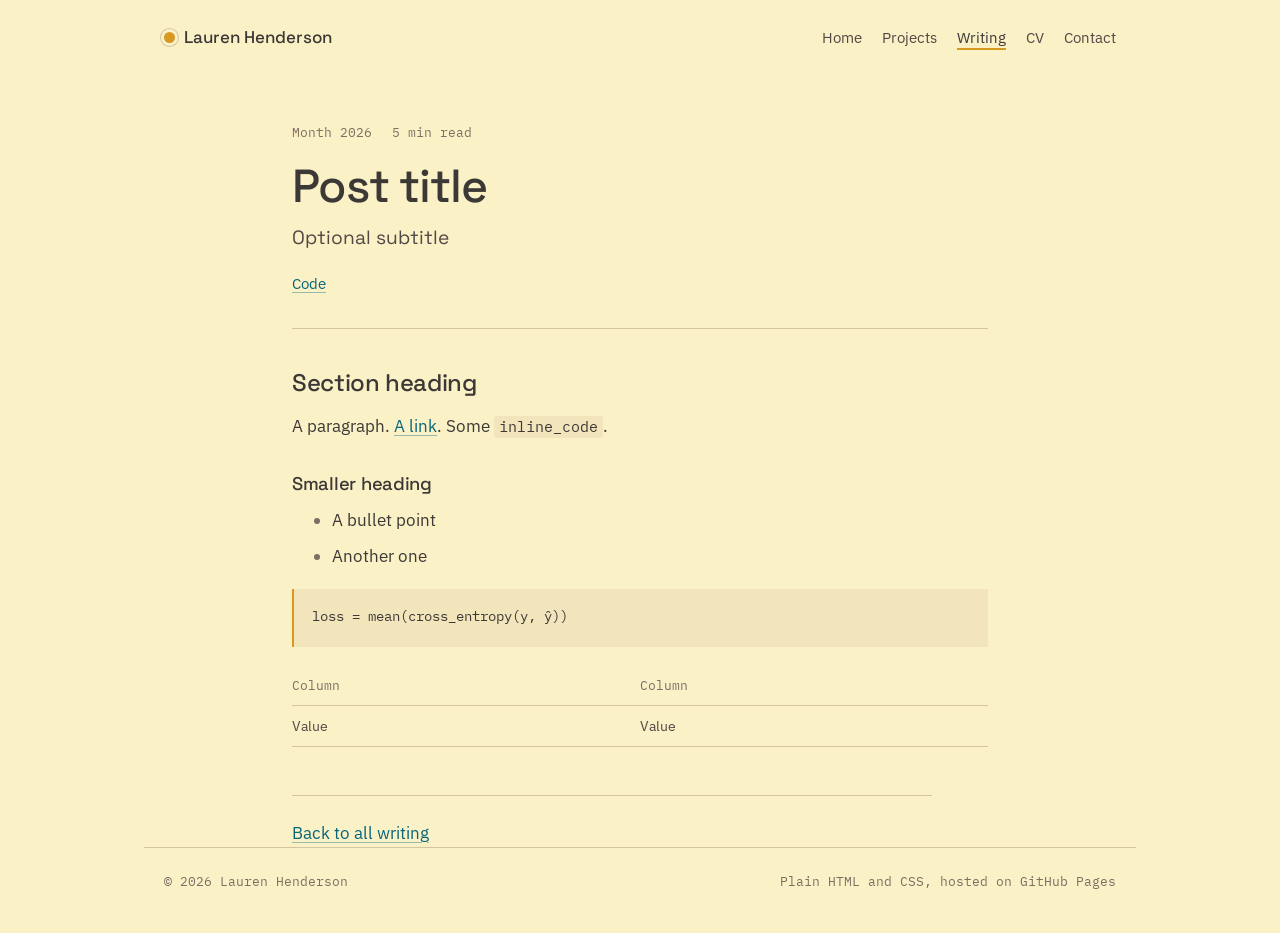
<file: post-template.html>
<!DOCTYPE html>
<!-- =====================================================================
     POST TEMPLATE
     1. Copy this file and rename it, e.g. my-new-post.html
        (lowercase, hyphens, no spaces; this becomes the URL).
     2. Fill in everything marked EDIT.
     3. Delete the <meta name="robots"...> line in your copy
        (it only stops search engines from listing this template).
     4. Add the post to the WRITING list in index.html, linking to
        my-new-post.html
     ===================================================================== -->
<html lang="en">
<head>
  <meta charset="utf-8">
  <meta name="viewport" content="width=device-width, initial-scale=1">
  <meta name="robots" content="noindex">

  <!-- EDIT: tab title and description -->
  <title>Post title · Lauren Henderson</title>
  <meta name="description" content="One sentence about the post.">

  <!-- EDIT: link preview (title, description, and this page's URL) -->
  <meta property="og:type" content="article">
  <meta property="og:title" content="Post title">
  <meta property="og:description" content="One sentence about the post.">
  <meta property="og:url" content="https://laurenmaih.github.io/my-new-post.html">
  <meta property="og:image" content="https://laurenmaih.github.io/og.png">
  <meta name="twitter:card" content="summary_large_image">

  <link rel="icon" href="favicon.svg?v=2" type="image/svg+xml"> <!-- bump ?v= when you change the favicon so browsers fetch the new one -->

  <link rel="preconnect" href="https://fonts.googleapis.com">
  <link rel="preconnect" href="https://fonts.gstatic.com" crossorigin>
  <link href="https://fonts.googleapis.com/css2?family=IBM+Plex+Mono&family=IBM+Plex+Sans:ital,wght@0,400;0,500;1,400&family=Space+Grotesk:wght@500&display=swap" rel="stylesheet">

  <link rel="stylesheet" href="style.css">
</head>
<body>
  <a class="skip" href="#main">Skip to content</a>

  <!-- ============ HEADER (same on every page) ============ -->
  <header class="site-header">
    <div class="wrap">
      <a class="brand" href="index.html">Lauren Henderson</a>
      <nav class="nav" aria-label="Main">
        <a href="index.html">Home</a>
        <a href="projects.html">Projects</a>
        <a href="index.html#writing" aria-current="page">Writing</a>
        <a href="Lauren_Henderson_CV.pdf">CV</a>
        <a href="index.html#contact">Contact</a>
      </nav>
    </div>
  </header>

  <main id="main">
    <article class="article wrap">

      <header class="article-head">
        <!-- EDIT: date and reading time (about 230 words per minute) -->
        <p class="mono article-meta"><span>Month 2026</span><span>5 min read</span></p>
        <!-- EDIT: title and optional subtitle (delete the subtitle line if you don't want one) -->
        <h1>Post title</h1>
        <p class="article-subtitle">Optional subtitle</p>
        <!-- EDIT: links, or delete this whole <p> -->
        <p class="article-links">
          <a href="https://github.com/LaurenMaiH">Code</a>
        </p>
      </header>

      <!-- EDIT: the post itself. Building blocks you can copy: -->
      <div class="prose">
        <h2>Section heading</h2>
        <p>A paragraph. <a href="https://example.com">A link</a>. Some <code>inline_code</code>.</p>

        <h3>Smaller heading</h3>
        <ul>
          <li>A bullet point</li>
          <li>Another one</li>
        </ul>

        <!-- a formula or code line, shown in its own box -->
        <pre class="formula"><code>loss = mean(cross_entropy(y, ŷ))</code></pre>

        <!-- a table (scrolls sideways on phones) -->
        <div class="table-wrap">
          <table>
            <thead><tr><th>Column</th><th>Column</th></tr></thead>
            <tbody>
              <tr><td>Value</td><td>Value</td></tr>
            </tbody>
          </table>
        </div>

        <!-- an image: upload the file next to this page (same place as index.html) -->
        <!-- <img src="my-figure.png" alt="Describe what the figure shows" style="max-width:100%"> -->
      </div>

      <p class="article-end"><a href="index.html#writing">Back to all writing</a></p>
    </article>
  </main>

  <!-- ============ FOOTER (same on every page) ============ -->
  <footer class="site-footer">
    <div class="wrap">
      <span class="mono">© 2026 Lauren Henderson</span>
      <span class="mono">Plain HTML and CSS, hosted on GitHub Pages</span>
    </div>
  </footer>
</body>
</html>
</file>
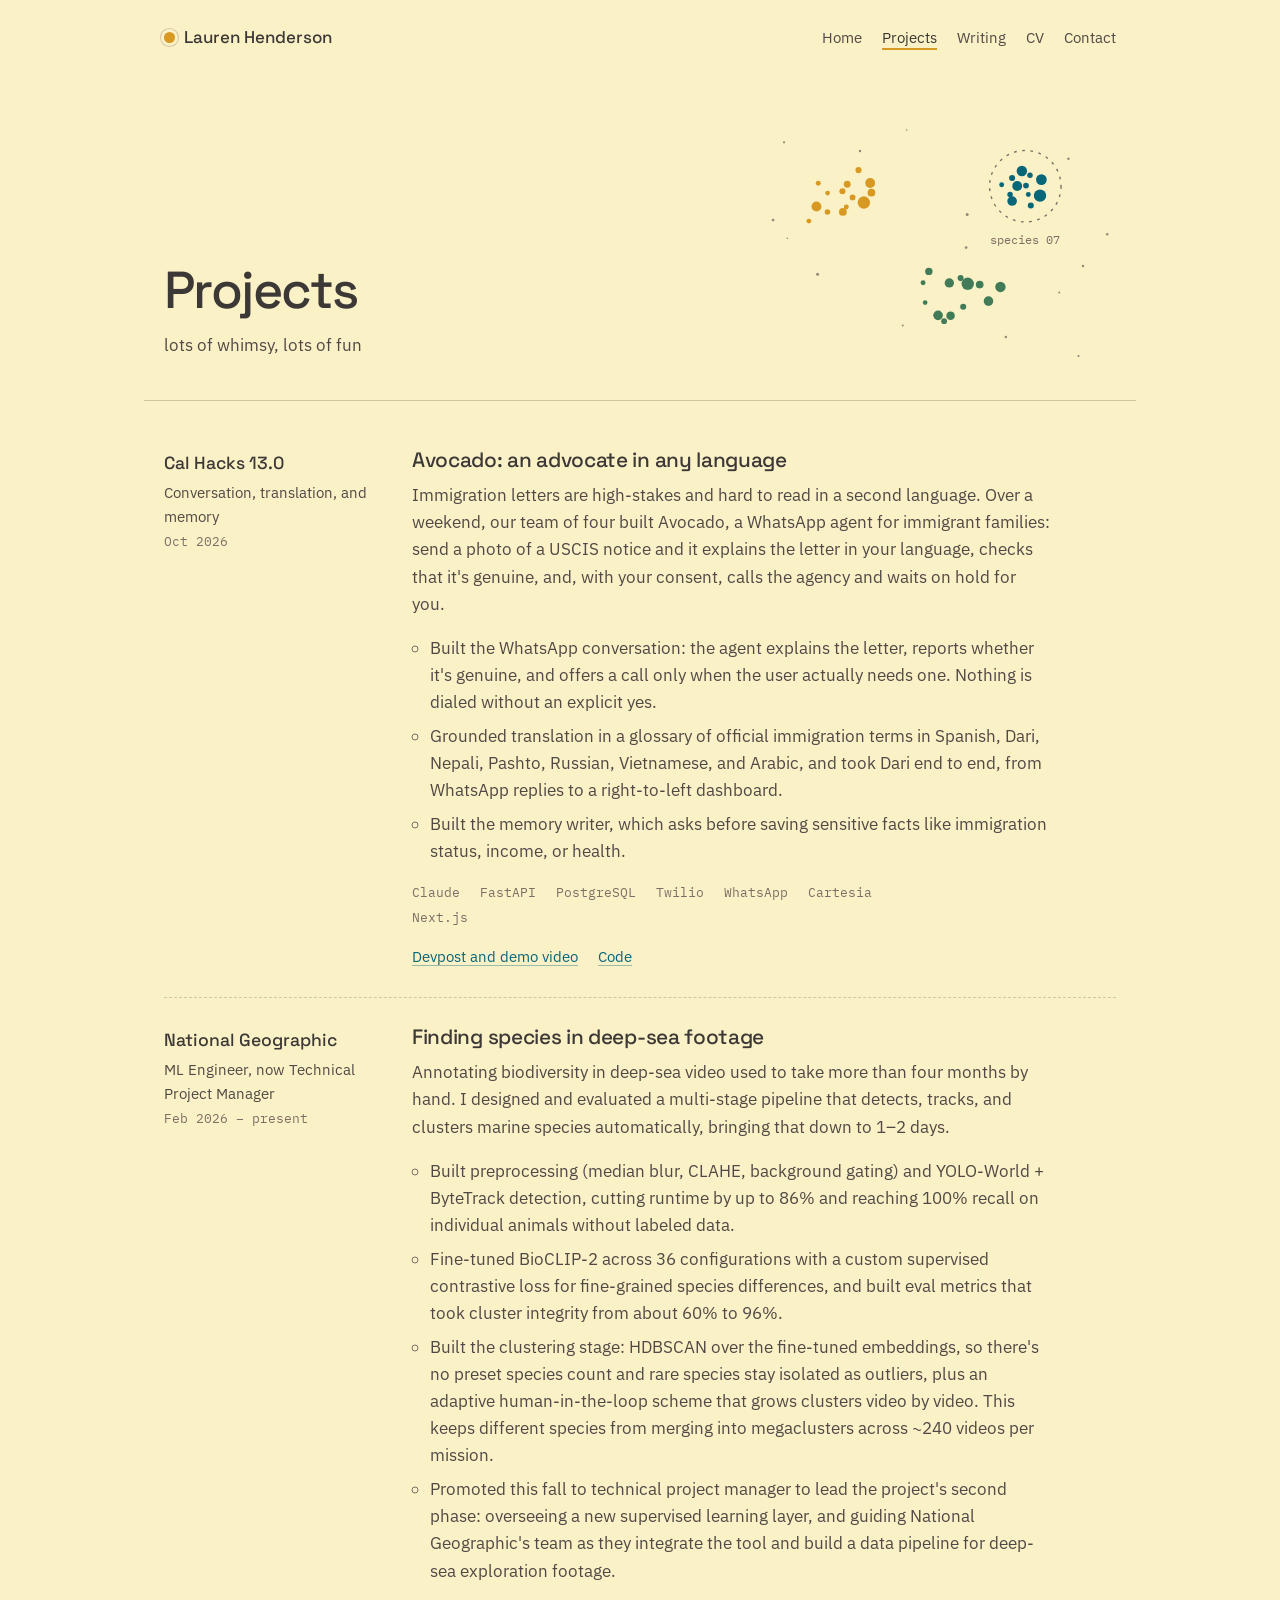
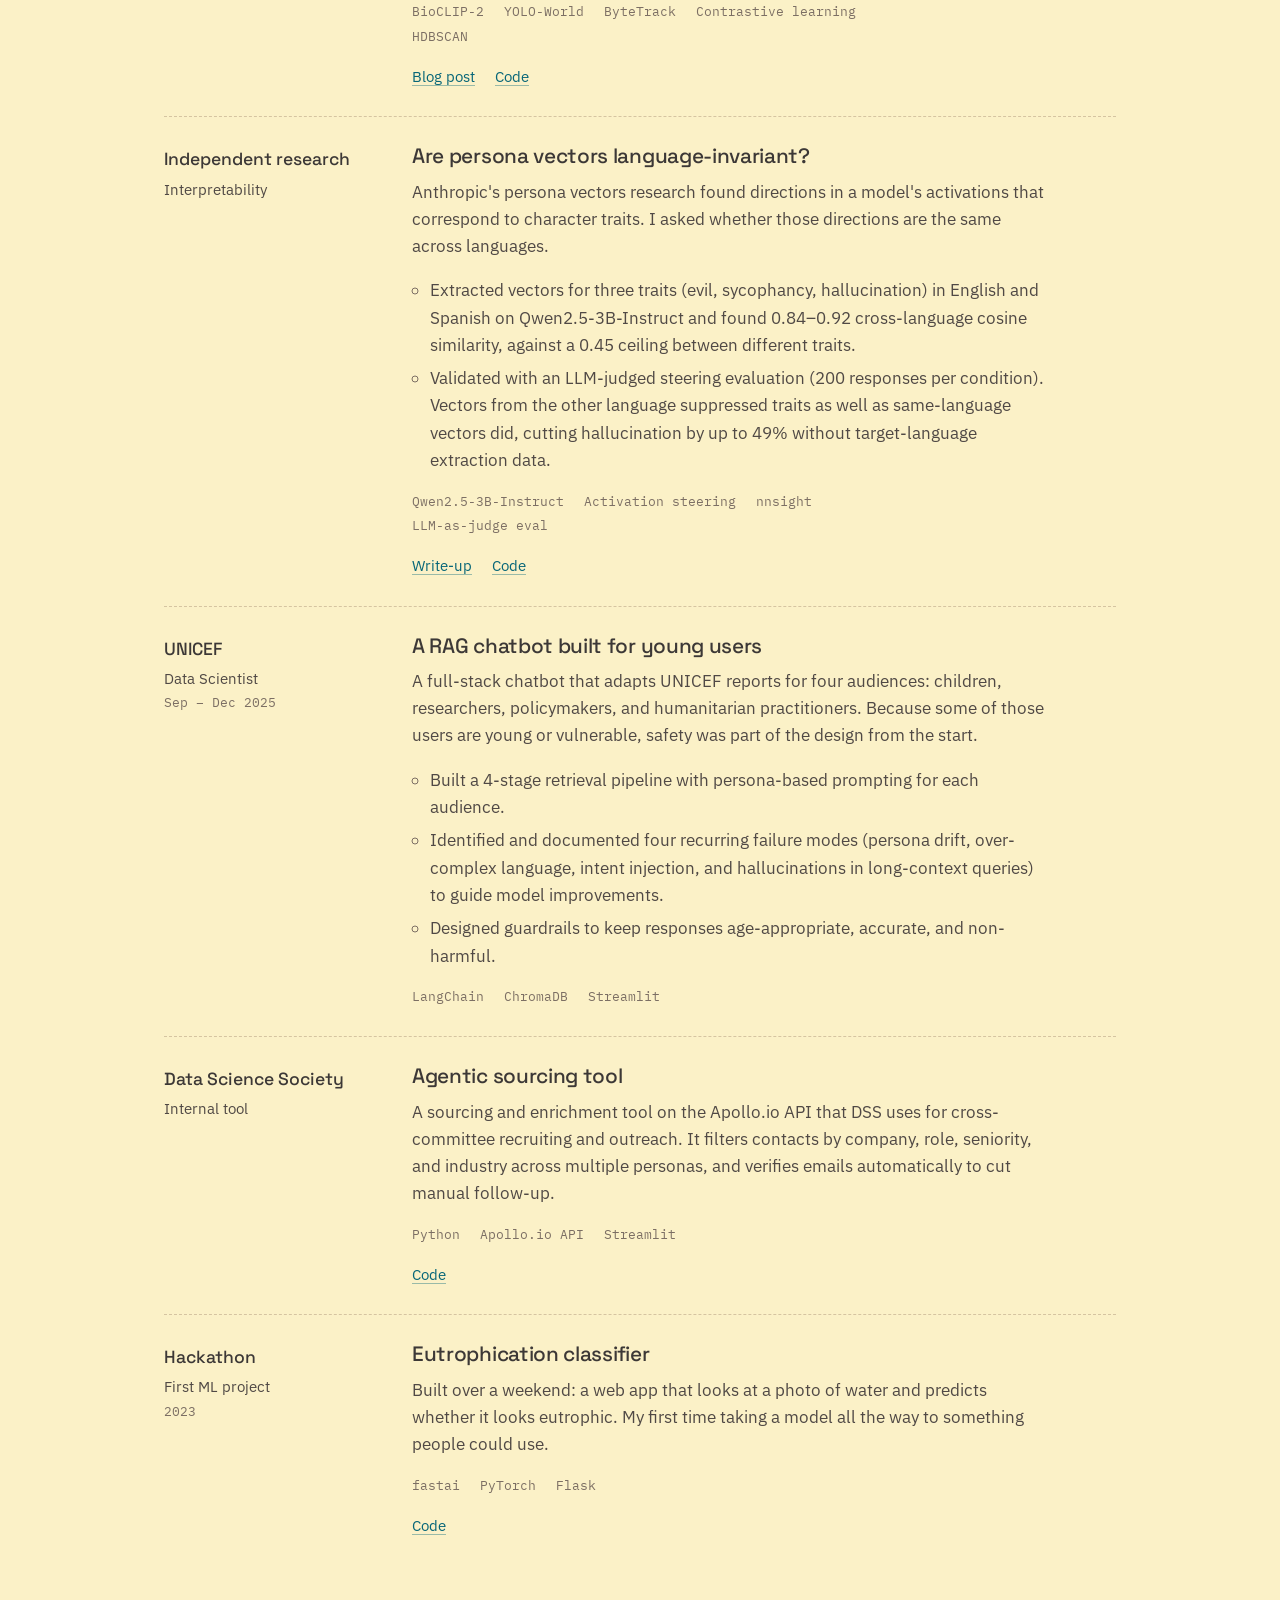
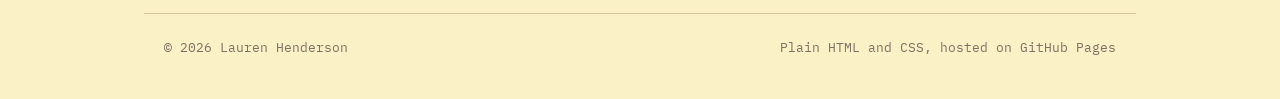
<file: projects.html>
<!DOCTYPE html>
<html lang="en">
<head>
  <meta charset="utf-8">
  <meta name="viewport" content="width=device-width, initial-scale=1">

  <title>Projects · Lauren Henderson</title>
  <meta name="description" content="Projects by Lauren Henderson: deep-sea species detection, persona vectors research, a multilingual WhatsApp agent for immigrant families, and more.">

  <meta property="og:type" content="website">
  <meta property="og:title" content="Projects · Lauren Henderson">
  <meta property="og:description" content="Machine learning for scientific discovery. Data science at UC Berkeley.">
  <meta property="og:url" content="https://laurenmaih.github.io/projects.html">
  <meta property="og:image" content="https://laurenmaih.github.io/og.png">
  <meta name="twitter:card" content="summary_large_image">

  <link rel="icon" href="favicon.svg?v=2" type="image/svg+xml"> <!-- bump ?v= when you change the favicon so browsers fetch the new one -->

  <link rel="preconnect" href="https://fonts.googleapis.com">
  <link rel="preconnect" href="https://fonts.gstatic.com" crossorigin>
  <link href="https://fonts.googleapis.com/css2?family=IBM+Plex+Mono&family=IBM+Plex+Sans:ital,wght@0,400;0,500;1,400&family=Space+Grotesk:wght@500&display=swap" rel="stylesheet">

  <link rel="stylesheet" href="style.css">
</head>
<body>
  <a class="skip" href="#main">Skip to content</a>

  <!-- ============ HEADER (same on every page) ============ -->
  <header class="site-header">
    <div class="wrap">
      <a class="brand" href="index.html">Lauren Henderson</a>
      <nav class="nav" aria-label="Main">
        <a href="index.html">Home</a>
        <a href="projects.html" aria-current="page">Projects</a>
        <a href="index.html#writing">Writing</a>
        <a href="Lauren_Henderson_CV.pdf">CV</a>
        <a href="index.html#contact">Contact</a>
      </nav>
    </div>
  </header>

  <main id="main">

    <header class="page-head wrap">
      <div>
        <h1>Projects</h1>
        <p>lots of whimsy, lots of fun</p>
      </div>

      <!-- Star-cluster graphic: species-clustering embeddings drawn as a night sky.
           Decorative, so screen readers skip it. Colors come from style.css (.clusters rules). -->
      <div class="page-art" aria-hidden="true">
        <svg class="clusters" viewBox="30 14 262 172" xmlns="http://www.w3.org/2000/svg">
          <!-- faint background stars -->
          <circle class="field" cx="105.7" cy="34.4" r="0.9"/><circle class="field" cx="28.3" cy="106.7" r="0.8"/>
          <circle class="field" cx="23.9" cy="101.4" r="0.6"/><circle class="field" cx="139.6" cy="19.1" r="0.6"/>
          <circle class="field" cx="136.8" cy="161.4" r="0.7"/><circle class="field" cx="74.8" cy="124" r="1.1"/>
          <circle class="field" cx="183.7" cy="80.6" r="1.1"/><circle class="field" cx="20.3" cy="167.4" r="0.7"/>
          <circle class="field" cx="50.4" cy="28.1" r="0.8"/><circle class="field" cx="257.4" cy="40" r="0.9"/>
          <circle class="field" cx="268" cy="118" r="0.9"/><circle class="field" cx="25.3" cy="17.2" r="0.7"/>
          <circle class="field" cx="250.7" cy="137.4" r="0.7"/><circle class="field" cx="182.9" cy="104.7" r="1"/>
          <circle class="field" cx="42.4" cy="84.6" r="1"/><circle class="field" cx="52.8" cy="97.9" r="0.6"/>
          <circle class="field" cx="211.8" cy="169.7" r="0.9"/><circle class="field" cx="285.6" cy="95" r="0.9"/>
          <circle class="field" cx="264.7" cy="183.6" r="0.8"/><circle class="field" cx="300.6" cy="17.4" r="1"/>
          <circle class="field" cx="115.3" cy="192.7" r="1"/><circle class="field" cx="305" cy="150" r="0.8"/>

          <!-- cluster 1 -->
          <circle class="c1" cx="108.5" cy="71.9" r="4.5"/><circle class="c1" cx="95.7" cy="75.2" r="1.8"/>
          <circle class="c1" cx="92.9" cy="63.7" r="2.2"/><circle class="c1" cx="68.5" cy="85.4" r="1.8"/>
          <circle class="c1" cx="74" cy="74.8" r="3.6"/><circle class="c1" cx="104.6" cy="48.3" r="2.2"/>
          <circle class="c1" cx="82" cy="78.7" r="2.0"/><circle class="c1" cx="100.3" cy="68.2" r="2.1"/>
          <circle class="c1" cx="93.2" cy="78.7" r="2.8"/><circle class="c1" cx="82.1" cy="65" r="1.7"/>
          <circle class="c1" cx="114" cy="64.7" r="2.8"/><circle class="c1" cx="75.3" cy="57.9" r="1.8"/>
          <circle class="c1" cx="113.1" cy="57.7" r="3.6"/><circle class="c1" cx="96.4" cy="58.6" r="2.5"/>

          <!-- cluster 2 (circled, like a reviewed cluster) -->
          <circle class="boundary" cx="226" cy="60" r="26"/>
          <circle class="c2" cx="236.7" cy="66.9" r="4.5"/><circle class="c2" cx="226.5" cy="59.5" r="2.1"/>
          <circle class="c2" cx="228.2" cy="66.1" r="1.8"/><circle class="c2" cx="229.4" cy="52" r="2.0"/>
          <circle class="c2" cx="220.1" cy="59.8" r="3.6"/><circle class="c2" cx="216.4" cy="54.1" r="2.2"/>
          <circle class="c2" cx="214.9" cy="66.1" r="2.0"/><circle class="c2" cx="216.4" cy="70.8" r="3.5"/>
          <circle class="c2" cx="223.5" cy="48.9" r="3.8"/><circle class="c2" cx="237.7" cy="55.2" r="3.9"/>
          <circle class="c2" cx="208.8" cy="59" r="1.8"/><circle class="c2" cx="230" cy="74" r="2.2"/>
          <text class="label" x="226" y="102" text-anchor="middle">species 07</text>

          <!-- cluster 3 -->
          <circle class="c3" cx="184.1" cy="131" r="4.5"/><circle class="c3" cx="166.9" cy="158.2" r="2.1"/>
          <circle class="c3" cx="170.7" cy="130.4" r="3.4"/><circle class="c3" cx="162.5" cy="154" r="3.5"/>
          <circle class="c3" cx="199.2" cy="143.6" r="3.5"/><circle class="c3" cx="178.9" cy="126.9" r="2.2"/>
          <circle class="c3" cx="153.1" cy="144.7" r="1.7"/><circle class="c3" cx="180.8" cy="147.8" r="2.2"/>
          <circle class="c3" cx="155.8" cy="122" r="2.7"/><circle class="c3" cx="207.9" cy="133.3" r="3.8"/>
          <circle class="c3" cx="171.6" cy="154.2" r="3.1"/><circle class="c3" cx="192.8" cy="131.6" r="2.8"/>
          <circle class="c3" cx="151.6" cy="130.2" r="1.8"/>
        </svg>
      </div>
    </header>

    <section class="section wrap" aria-label="Project list">
      <ul class="entries">

        <!-- =========================================================
             HOW TO ADD A PROJECT
             Copy this template, paste it where you want it in the
             list (newest at the top), and fill it in. Delete any
             line you don't need (no dates? remove that <span>).

        <li class="entry" id="short-name-for-linking">
          <div class="entry-meta">
            <span class="entry-org">Organization or "Project"</span>
            <span class="entry-role">Your role</span>
            <span class="mono">Month Year – Month Year</span>
          </div>
          <div>
            <h3>Project title</h3>
            <p>One or two sentences: what it is and why it matters.</p>
            <ul>
              <li>Something you did</li>
              <li>Another thing you did</li>
            </ul>
            <ul class="stack mono">
              <li>Python</li>
              <li>PyTorch</li>
            </ul>
            <div class="entry-links">
              <a href="https://github.com/...">Code</a>
              <a href="https://...">Write-up</a>
            </div>
          </div>
        </li>
             ========================================================= -->


        <!-- Avocado (Cal Hacks) -->
        <li class="entry" id="avocado">
          <div class="entry-meta">
            <span class="entry-org">Cal Hacks 13.0</span>
            <span class="entry-role">Conversation, translation, and memory</span>
            <span class="mono">Oct 2026</span>
          </div>
          <div>
            <h3>Avocado: an advocate in any language</h3>
            <p>Immigration letters are high-stakes and hard to read in a second language. Over a weekend, our team of four built Avocado, a WhatsApp agent for immigrant families: send a photo of a USCIS notice and it explains the letter in your language, checks that it's genuine, and, with your consent, calls the agency and waits on hold for you.</p>
            <ul>
              <li>Built the WhatsApp conversation: the agent explains the letter, reports whether it's genuine, and offers a call only when the user actually needs one. Nothing is dialed without an explicit yes.</li>
              <li>Grounded translation in a glossary of official immigration terms in Spanish, Dari, Nepali, Pashto, Russian, Vietnamese, and Arabic, and took Dari end to end, from WhatsApp replies to a right-to-left dashboard.</li>
              <li>Built the memory writer, which asks before saving sensitive facts like immigration status, income, or health.</li>
            </ul>
            <ul class="stack mono">
              <li>Claude</li>
              <li>FastAPI</li>
              <li>PostgreSQL</li>
              <li>Twilio</li>
              <li>WhatsApp</li>
              <li>Cartesia</li>
              <li>Next.js</li>
            </ul>
            <div class="entry-links">
              <a href="https://devpost.com/software/avocado-an-advocate-in-any-language">Devpost and demo video</a>
              <a href="https://github.com/seanli05/calhacks">Code</a>
            </div>
          </div>
        </li>

        <!-- National Geographic -->
        <li class="entry" id="nat-geo">
          <div class="entry-meta">
            <span class="entry-org">National Geographic</span>
            <span class="entry-role">ML Engineer, now Technical Project Manager</span>
            <span class="mono">Feb 2026 – present</span>
          </div>
          <div>
            <h3>Finding species in deep-sea footage</h3>
            <p>Annotating biodiversity in deep-sea video used to take more than four months by hand. I designed and evaluated a multi-stage pipeline that detects, tracks, and clusters marine species automatically, bringing that down to 1–2 days.</p>
            <ul>
              <li>Built preprocessing (median blur, CLAHE, background gating) and YOLO-World + ByteTrack detection, cutting runtime by up to 86% and reaching 100% recall on individual animals without labeled data.</li>
              <li>Fine-tuned BioCLIP-2 across 36 configurations with a custom supervised contrastive loss for fine-grained species differences, and built eval metrics that took cluster integrity from about 60% to 96%.</li>
              <li>Built the clustering stage: HDBSCAN over the fine-tuned embeddings, so there's no preset species count and rare species stay isolated as outliers, plus an adaptive human-in-the-loop scheme that grows clusters video by video. This keeps different species from merging into megaclusters across ~240 videos per mission.</li>
              <li>Promoted this fall to technical project manager to lead the project's second phase: overseeing a new supervised learning layer, and guiding National Geographic's team as they integrate the tool and build a data pipeline for deep-sea exploration footage.</li>
            </ul>
            <ul class="stack mono">
              <li>BioCLIP-2</li>
              <li>YOLO-World</li>
              <li>ByteTrack</li>
              <li>Contrastive learning</li>
              <li>HDBSCAN</li>
            </ul>
            <div class="entry-links">
              <a href="https://medium.com/data-science-society/species-clustering-in-the-benthic-zone-building-a-computer-vision-pipeline-for-national-ff93e1c80ef0">Blog post</a>
              <a href="https://github.com/seanli05/nat-geo">Code</a>
            </div>
          </div>
        </li>

        <!-- Persona vectors -->
        <li class="entry" id="persona-vectors">
          <div class="entry-meta">
            <span class="entry-org">Independent research</span>
            <span class="entry-role">Interpretability</span>
          </div>
          <div>
            <h3>Are persona vectors language-invariant?</h3>
            <p>Anthropic's persona vectors research found directions in a model's activations that correspond to character traits. I asked whether those directions are the same across languages.</p>
            <ul>
              <li>Extracted vectors for three traits (evil, sycophancy, hallucination) in English and Spanish on Qwen2.5-3B-Instruct and found 0.84–0.92 cross-language cosine similarity, against a 0.45 ceiling between different traits.</li>
              <li>Validated with an LLM-judged steering evaluation (200 responses per condition). Vectors from the other language suppressed traits as well as same-language vectors did, cutting hallucination by up to 49% without target-language extraction data.</li>
            </ul>
            <ul class="stack mono">
              <li>Qwen2.5-3B-Instruct</li>
              <li>Activation steering</li>
              <li>nnsight</li>
              <li>LLM-as-judge eval</li>
            </ul>
            <div class="entry-links">
              <a href="persona-vectors.html">Write-up</a>
              <a href="https://github.com/LaurenMaiH/persona_vectors_language_variance">Code</a>
            </div>
          </div>
        </li>

        <!-- UNICEF -->
        <li class="entry" id="unicef">
          <div class="entry-meta">
            <span class="entry-org">UNICEF</span>
            <span class="entry-role">Data Scientist</span>
            <span class="mono">Sep – Dec 2025</span>
          </div>
          <div>
            <h3>A RAG chatbot built for young users</h3>
            <p>A full-stack chatbot that adapts UNICEF reports for four audiences: children, researchers, policymakers, and humanitarian practitioners. Because some of those users are young or vulnerable, safety was part of the design from the start.</p>
            <ul>
              <li>Built a 4-stage retrieval pipeline with persona-based prompting for each audience.</li>
              <li>Identified and documented four recurring failure modes (persona drift, over-complex language, intent injection, and hallucinations in long-context queries) to guide model improvements.</li>
              <li>Designed guardrails to keep responses age-appropriate, accurate, and non-harmful.</li>
            </ul>
            <ul class="stack mono">
              <li>LangChain</li>
              <li>ChromaDB</li>
              <li>Streamlit</li>
            </ul>
          </div>
        </li>

        <!-- Agentic sourcer -->
        <li class="entry" id="sourcer">
          <div class="entry-meta">
            <span class="entry-org">Data Science Society</span>
            <span class="entry-role">Internal tool</span>
          </div>
          <div>
            <h3>Agentic sourcing tool</h3>
            <p>A sourcing and enrichment tool on the Apollo.io API that DSS uses for cross-committee recruiting and outreach. It filters contacts by company, role, seniority, and industry across multiple personas, and verifies emails automatically to cut manual follow-up.</p>
            <ul class="stack mono">
              <li>Python</li>
              <li>Apollo.io API</li>
              <li>Streamlit</li>
            </ul>
            <div class="entry-links">
              <a href="https://github.com/LuisF1238/Apollo-Agent-v0.5">Code</a>
            </div>
          </div>
        </li>

        <!-- Eutrophication classifier -->
        <li class="entry" id="eutrophication">
          <div class="entry-meta">
            <span class="entry-org">Hackathon</span>
            <span class="entry-role">First ML project</span>
            <span class="mono">2023</span>
          </div>
          <div>
            <h3>Eutrophication classifier</h3>
            <p>Built over a weekend: a web app that looks at a photo of water and predicts whether it looks eutrophic. My first time taking a model all the way to something people could use.</p>
            <ul class="stack mono">
              <li>fastai</li>
              <li>PyTorch</li>
              <li>Flask</li>
            </ul>
            <div class="entry-links">
              <a href="https://github.com/LaurenMaiH/eutrophication_classifier">Code</a>
            </div>
          </div>
        </li>

      </ul>
    </section>

  </main>

  <!-- ============ FOOTER (same on every page) ============ -->
  <footer class="site-footer">
    <div class="wrap">
      <span class="mono">© 2026 Lauren Henderson</span>
      <span class="mono">Plain HTML and CSS, hosted on GitHub Pages</span>
    </div>
  </footer>
</body>
</html>
</file>
<file: style.css>
/* =====================================================================
   style.css — Lauren Henderson's site
   ---------------------------------------------------------------------
   This one file styles every page. The THEME block right below is the
   part you'll most likely want to change: colors, fonts, widths.
   Everything after it is layout and rarely needs touching.
   ===================================================================== */


/* =====================================================================
   1. THEME  (edit me)
   Colors are the gruvbox palette: https://github.com/morhetz/gruvbox
   ===================================================================== */
:root {
  /* Backgrounds and lines */
  --bg:        #282828;  /* page background (gruvbox bg)            */
  --bg-raised: #32302f;  /* slightly lighter panels (gruvbox bg0_s) */
  --line:      #504945;  /* borders and dividers (gruvbox bg2)      */

  /* Text */
  --text:      #ebdbb2;  /* main text (gruvbox fg)                  */
  --text-soft: #d5c4a1;  /* secondary text (gruvbox fg2)            */
  --text-dim:  #a89984;  /* dates, captions (gruvbox fg4)           */

  /* Accents */
  --yellow:    #fabd2f;
  --blue:      #83a598;
  --orange:    #fe8019;
  --aqua:      #8ec07c;

  /* What the accents are used for. Swap these to re-color the site. */
  --accent:    var(--yellow);  /* planet, highlights, CV button    */
  --link:      var(--blue);    /* links                            */
  --link-hover:var(--yellow);

  /* Fonts (loaded from Google Fonts in each page's <head>) */
  --font-display: "Space Grotesk", system-ui, sans-serif;  /* headings  */
  --font-body:    "IBM Plex Sans", system-ui, sans-serif;  /* body text */
  --font-mono:    "IBM Plex Mono", ui-monospace, monospace; /* dates, tech */

  /* Widths */
  --page:    62rem;   /* max width of the whole layout */
  --measure: 64ch;    /* max line length for paragraphs */
}

/* Light mode: used automatically when a visitor's device is set to light.
   Want dark ALWAYS? Delete this whole @media block. */
@media (prefers-color-scheme: light) {
  :root {
    --bg:        #fbf1c7;
    --bg-raised: #f2e5bc;
    --line:      #d5c4a1;
    --text:      #3c3836;
    --text-soft: #504945;
    --text-dim:  #7c6f64;
    --yellow:    #d79921;
    --blue:      #076678;
    --orange:    #af3a03;
    --aqua:      #427b58;
    --link-hover:var(--orange);
  }
}


/* =====================================================================
   2. BASE
   ===================================================================== */
*, *::before, *::after { box-sizing: border-box; }

html { -webkit-text-size-adjust: 100%; }

/* Jump links glide instead of snapping (off for reduced motion) */
@media (prefers-reduced-motion: no-preference) { html { scroll-behavior: smooth; } }
:target { scroll-margin-top: 1.5rem; }

body {
  margin: 0;
  background: var(--bg);
  color: var(--text);
  font-family: var(--font-body);
  font-size: 1.0625rem;   /* 17px */
  line-height: 1.6;
  -webkit-font-smoothing: antialiased;
}

h1, h2, h3 {
  font-family: var(--font-display);
  font-weight: 500;
  line-height: 1.15;
  letter-spacing: -0.015em;
  margin: 0;
}

p { margin: 0 0 1em; max-width: var(--measure); }
p:last-child { margin-bottom: 0; }

a {
  color: var(--link);
  text-decoration: underline;
  text-decoration-color: color-mix(in srgb, var(--link) 40%, transparent);
  text-underline-offset: 0.2em;
  text-decoration-thickness: 1px;
}
a:hover { color: var(--link-hover); text-decoration-color: currentColor; }

/* Visible keyboard focus everywhere */
:focus-visible {
  outline: 2px solid var(--accent);
  outline-offset: 3px;
  border-radius: 2px;
}

/* Skip link for keyboard users: hidden until focused */
.skip {
  position: absolute; left: 1rem; top: -3rem;
  background: var(--accent); color: var(--bg);
  padding: 0.4rem 0.8rem; z-index: 10;
}
.skip:focus { top: 1rem; }

/* Small monospace text for dates, coordinates, tech stacks */
.mono {
  font-family: var(--font-mono);
  font-size: 0.8125rem;   /* 13px */
  color: var(--text-dim);
  letter-spacing: 0;
}

/* Centered column used by header, main, and footer */
.wrap {
  max-width: var(--page);
  margin: 0 auto;
  padding: 0 1.25rem;
}


/* =====================================================================
   3. HEADER + NAV
   ===================================================================== */
.site-header .wrap {
  display: flex;
  align-items: center;
  justify-content: space-between;
  gap: 1rem;
  padding-top: 1.5rem;
  padding-bottom: 1.5rem;
}

.brand {
  font-family: var(--font-display);
  font-weight: 500;
  color: var(--text);
  text-decoration: none;
  display: inline-flex;
  align-items: center;
  gap: 0.55rem;
}
.brand:hover { color: var(--text); }
/* tiny planet next to the name */
.brand::before {
  content: "";
  width: 0.7rem; height: 0.7rem;
  border-radius: 50%;
  background: var(--accent);
  box-shadow: 0 0 0 3px var(--bg), 0 0 0 4px var(--line);
}

.nav { display: flex; gap: 1.25rem; flex-wrap: wrap; }
.nav a {
  color: var(--text-soft);
  text-decoration: none;
  font-size: 0.95rem;
}
.nav a:hover { color: var(--text); }
/* the page you're on */
.nav a[aria-current="page"] {
  color: var(--text);
  text-decoration: underline;
  text-decoration-color: var(--accent);
  text-underline-offset: 0.35em;
  text-decoration-thickness: 2px;
}


/* =====================================================================
   4. HERO (home page intro)
   ===================================================================== */
.hero {
  display: grid;
  grid-template-columns: minmax(0, 1fr) auto;
  gap: 2rem;
  align-items: center;
  padding-top: 3.5rem;
  padding-bottom: 4rem;
}

/* "Berkeley, CA   37.87° N, 122.27° W" */
.hero-meta { display: flex; flex-wrap: wrap; gap: 0.25rem 1.25rem; margin: 0; }

.hero h1 {
  font-size: clamp(2.6rem, 7vw, 4.5rem);
  letter-spacing: -0.03em;
  margin: 0.6rem 0 0.9rem;
}

.tagline {
  font-family: var(--font-display);
  font-size: clamp(1.2rem, 2.4vw, 1.5rem);
  color: var(--text-soft);
  line-height: 1.35;
  margin-bottom: 1.5rem;
}

.bio { color: var(--text-soft); }

/* Optional quote under the bio (turned on in index.html) */
.epigraph { margin: 1.5rem 0 0; padding-left: 1rem; border-left: 2px solid var(--accent); max-width: var(--measure); }
.epigraph blockquote { margin: 0; }
.epigraph blockquote p { font-style: italic; color: var(--text-soft); margin: 0; }
.epigraph figcaption { margin-top: 0.5rem; font-family: var(--font-mono); font-size: 0.8125rem; color: var(--text-dim); }

/* Row of links under the bio */
.hero-links {
  display: flex;
  flex-wrap: wrap;
  align-items: center;
  gap: 0.75rem 1.5rem;
  margin: 2rem 0 0;
  padding: 0;
  list-style: none;
}

/* The one "button" on the site */
.button {
  display: inline-block;
  padding: 0.55rem 1rem;
  border: 1px solid var(--accent);
  border-radius: 4px;
  color: var(--text);
  text-decoration: none;
  font-weight: 500;
}
.button:hover { background: var(--accent); color: var(--bg); }

/* --- Orbit illustration -------------------------------------------- */
.orbit {
  width: clamp(200px, 26vw, 300px);
  height: auto;
  display: block;
}
.orbit .ring   { fill: none; stroke: var(--line); stroke-width: 1; stroke-dasharray: 2 5; }
.orbit .planet { fill: var(--accent); }
.orbit .planet-ring { fill: none; stroke: var(--accent); stroke-width: 1.5; opacity: 0.7; }
.orbit .moon   { fill: var(--blue); }
.orbit .moon-2 { fill: var(--orange); }
.orbit .star   { fill: var(--text-dim); }

/* Moons orbit slowly. transform-origin = center of the 240×240 viewBox */
.orbit .path-1, .orbit .path-2 {
  transform-box: view-box;
  transform-origin: 120px 120px;
  animation: orbit 60s linear infinite;
}
.orbit .path-2 { animation-duration: 140s; animation-direction: reverse; }

@keyframes orbit { to { transform: rotate(360deg); } }

/* Respect people who turn off animation */
@media (prefers-reduced-motion: reduce) {
  .orbit .path-1, .orbit .path-2 { animation: none; }
}


/* =====================================================================
   5. SECTIONS
   ===================================================================== */
.section {
  padding-top: 3rem;
  padding-bottom: 3rem;
  border-top: 1px solid var(--line);
}

.section-head {
  display: flex;
  align-items: baseline;
  justify-content: space-between;
  gap: 1rem;
  flex-wrap: wrap;
  margin-bottom: 2rem;
}
.section-head h2,
.section-title    { font-size: 1.6rem; }
.section-title    { margin-bottom: 1rem; }
.section-head a  { font-size: 0.95rem; }


/* =====================================================================
   6. WORK / PROJECT ENTRIES
   Used on the home page (short) and the projects page (long).
   Each entry: a left column with who/when, a right column with what.
   ===================================================================== */
.entries { list-style: none; margin: 0; padding: 0; }

.entry {
  display: grid;
  grid-template-columns: 13rem minmax(0, 1fr);
  gap: 0.75rem 2.5rem;
  padding: 1.75rem 0;
  border-top: 1px dashed var(--line);
}
.entry:first-child { border-top: 0; padding-top: 0; }

.entry-meta { display: flex; flex-direction: column; gap: 0.2rem; }
.entry-org  { font-family: var(--font-display); font-weight: 500; font-size: 1.1rem; color: var(--text); }
.entry-role { color: var(--text-soft); font-size: 0.95rem; }

.entry h3 { font-size: 1.3rem; margin-bottom: 0.6rem; }
.entry p  { color: var(--text-soft); }

.entry ul {
  margin: 0.75rem 0 0;
  padding-left: 1.1rem;
  color: var(--text-soft);
  max-width: var(--measure);
}
.entry li { margin-bottom: 0.4rem; }
.entry li::marker { color: var(--text-dim); }

/* tech stack line, e.g. BioCLIP-2  YOLO-World.
   ".entry .stack" (not just ".stack") so it wins over ".entry ul" above. */
.entry .stack {
  display: flex;
  flex-wrap: wrap;
  gap: 0.25rem 1.25rem;
  list-style: none;
  padding: 0;
  margin: 1.1rem 0 0;
  color: var(--text-dim);
}
.entry .stack li { margin: 0; }

.entry-links {
  display: flex;
  flex-wrap: wrap;
  gap: 0.5rem 1.25rem;
  margin-top: 1rem;
  font-size: 0.95rem;
}


/* =====================================================================
   6b. WRITING LIST (home page)
   Title + one line on the left, publication and date on the right.
   ===================================================================== */
.posts { list-style: none; margin: 0; padding: 0; }

.post {
  display: grid;
  grid-template-columns: minmax(0, 1fr) 16rem;
  gap: 0.5rem 2.5rem;
  padding: 1.25rem 0;
  border-top: 1px dashed var(--line);
}
.post:first-child { border-top: 0; padding-top: 0; }

.post h3 { font-size: 1.2rem; margin-bottom: 0.4rem; }
.post h3 a { color: var(--text); text-decoration-color: var(--line); }
.post h3 a:hover { color: var(--link-hover); text-decoration-color: currentColor; }
.post p { color: var(--text-soft); }

.post-meta { display: flex; flex-direction: column; gap: 0.15rem; text-align: right; padding-top: 0.25rem; }


/* =====================================================================
   7. ABOUT / ELSEWHERE (two short columns)
   ===================================================================== */
.split {
  display: grid;
  grid-template-columns: repeat(2, minmax(0, 1fr));
  gap: 2rem 3rem;
}
.split h3 { font-size: 1.1rem; margin-bottom: 0.6rem; }
.split p  { color: var(--text-soft); }


/* =====================================================================
   8. PAGE HEADER (projects page)
   ===================================================================== */
.page-head {
  display: grid;
  grid-template-columns: minmax(0, 1fr) auto;
  gap: 1.5rem 3rem;
  align-items: end;
  padding-top: 3rem;
  padding-bottom: 2.5rem;
}
.page-head h1 { font-size: clamp(2.2rem, 5vw, 3.25rem); letter-spacing: -0.03em; margin-bottom: 0.75rem; }
.page-head p  { color: var(--text-soft); }

/* Star-cluster graphic beside the Projects title */
.page-art { align-self: center; }
.clusters { width: clamp(240px, 32vw, 360px); height: auto; display: block; }
.clusters .field    { fill: var(--text-dim); opacity: 0.8; }
.clusters .c1       { fill: var(--yellow); }
.clusters .c2       { fill: var(--blue); }
.clusters .c3       { fill: var(--aqua); }
.clusters .boundary { fill: none; stroke: var(--text-dim); stroke-width: 1; stroke-dasharray: 2 4; }
.clusters .label    { font-family: var(--font-mono); font-size: 9px; fill: var(--text-dim); }


/* =====================================================================
   8b. ARTICLES (pages in writing/)
   A narrow reading column. Everything inside .prose is styled here,
   so a post's body can be plain <h2>, <p>, <ul>, <table>, etc.
   ===================================================================== */
.article { max-width: 46rem; }   /* narrower column for long reading */

.article-head { padding-top: 3rem; padding-bottom: 2rem; border-bottom: 1px solid var(--line); margin-bottom: 2.5rem; }
.article-meta { display: flex; flex-wrap: wrap; gap: 0.25rem 1.25rem; margin: 0 0 1rem; }
.article-head h1 { font-size: clamp(2rem, 5vw, 2.9rem); letter-spacing: -0.025em; margin-bottom: 0.75rem; }
.article-subtitle { font-family: var(--font-display); font-size: 1.2rem; color: var(--text-soft); line-height: 1.35; }
.article-links { display: flex; flex-wrap: wrap; gap: 0.5rem 1.25rem; margin-top: 1.25rem; font-size: 0.95rem; }

.prose { line-height: 1.7; }
.prose p, .prose ul, .prose ol { max-width: none; margin: 0 0 1.1em; }
.prose h2 { font-size: 1.5rem; margin: 2.75rem 0 1rem; }
.prose h3 { font-size: 1.15rem; margin: 2rem 0 0.75rem; }
.prose h2:first-child { margin-top: 0; }
.prose li { margin-bottom: 0.4rem; }
.prose li::marker { color: var(--text-dim); }

/* inline code, e.g. response_avg_diff */
.prose code {
  font-family: var(--font-mono);
  font-size: 0.88em;
  background: var(--bg-raised);
  padding: 0.1em 0.35em;
  border-radius: 3px;
}

/* formulas, e.g. vec[layer] = mean(...) − mean(...) */
.prose .formula {
  margin: 0 0 1.25rem;
  padding: 0.9rem 1.1rem;
  background: var(--bg-raised);
  border-left: 2px solid var(--accent);
  overflow-x: auto;
}
.prose .formula code { background: none; padding: 0; font-size: 0.9rem; color: var(--text); }

/* tables scroll sideways on phones instead of squashing */
.table-wrap { overflow-x: auto; margin: 0 0 1.5rem; }
.prose table { border-collapse: collapse; width: 100%; font-size: 0.9rem; font-variant-numeric: tabular-nums; }
.prose th, .prose td { text-align: left; padding: 0.5rem 0.9rem 0.5rem 0; border-bottom: 1px solid var(--line); white-space: nowrap; }
.prose th { font-family: var(--font-mono); font-size: 0.8rem; font-weight: 400; color: var(--text-dim); }
.prose td { color: var(--text-soft); }

.article-end { margin: 3rem 0 3.5rem; padding-top: 1.5rem; border-top: 1px solid var(--line); }


/* =====================================================================
   9. CONTACT + FOOTER
   ===================================================================== */
.contact-list {
  list-style: none;
  margin: 1.5rem 0 0;
  padding: 0;
  display: grid;
  gap: 0.6rem;
}
.contact-list li { display: grid; grid-template-columns: 6rem minmax(0, 1fr); align-items: baseline; }

.site-footer .wrap {
  display: flex;
  flex-wrap: wrap;
  justify-content: space-between;
  gap: 0.5rem 1.5rem;
  padding-top: 1.5rem;
  padding-bottom: 2.5rem;
  border-top: 1px solid var(--line);
}


/* =====================================================================
   10. SMALL SCREENS
   ===================================================================== */
@media (max-width: 720px) {
  body { font-size: 1rem; }

  .hero {
    grid-template-columns: 1fr;
    padding-top: 1.5rem;
    padding-bottom: 3rem;
    gap: 0;
  }
  /* orbit moves above the name, smaller, right-aligned */
  .hero-art { order: -1; justify-self: end; margin-bottom: 0.25rem; }
  .orbit { width: 140px; }

  .entry { grid-template-columns: 1fr; gap: 0.75rem; }
  .post { grid-template-columns: 1fr; }
  .post-meta { text-align: left; flex-direction: row; flex-wrap: wrap; gap: 0 1rem; padding-top: 0; order: -1; }
  .page-head { grid-template-columns: 1fr; padding-top: 1.5rem; gap: 0; }
  /* graphic moves above the title, smaller, right-aligned */
  .page-art { order: -1; justify-self: end; margin-bottom: -1rem; }
  .clusters { width: 200px; }
  .split { grid-template-columns: 1fr; }
  .section { padding-top: 2.25rem; padding-bottom: 2.25rem; }
}

@media (max-width: 420px) {
  .site-header .wrap { flex-direction: column; align-items: flex-start; gap: 0.75rem; }
  .contact-list li { grid-template-columns: 1fr; }
}
</file>
